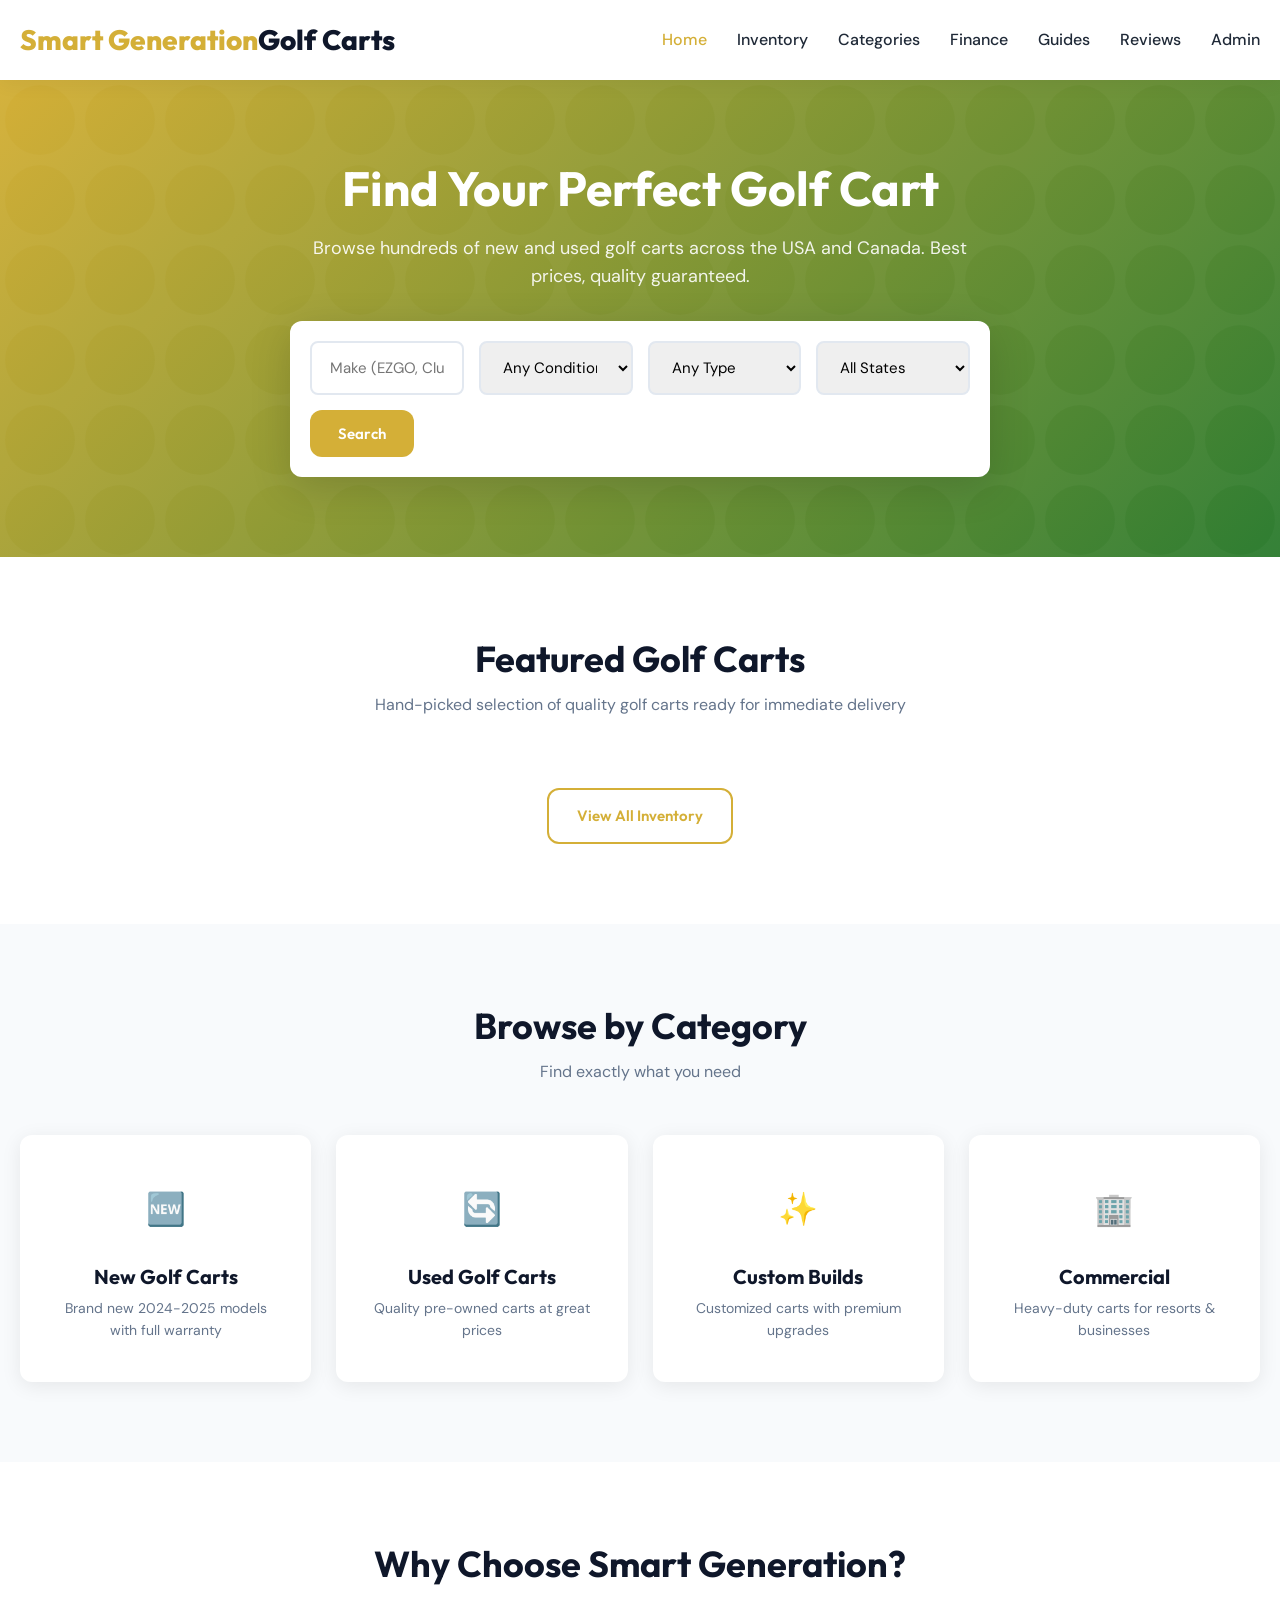
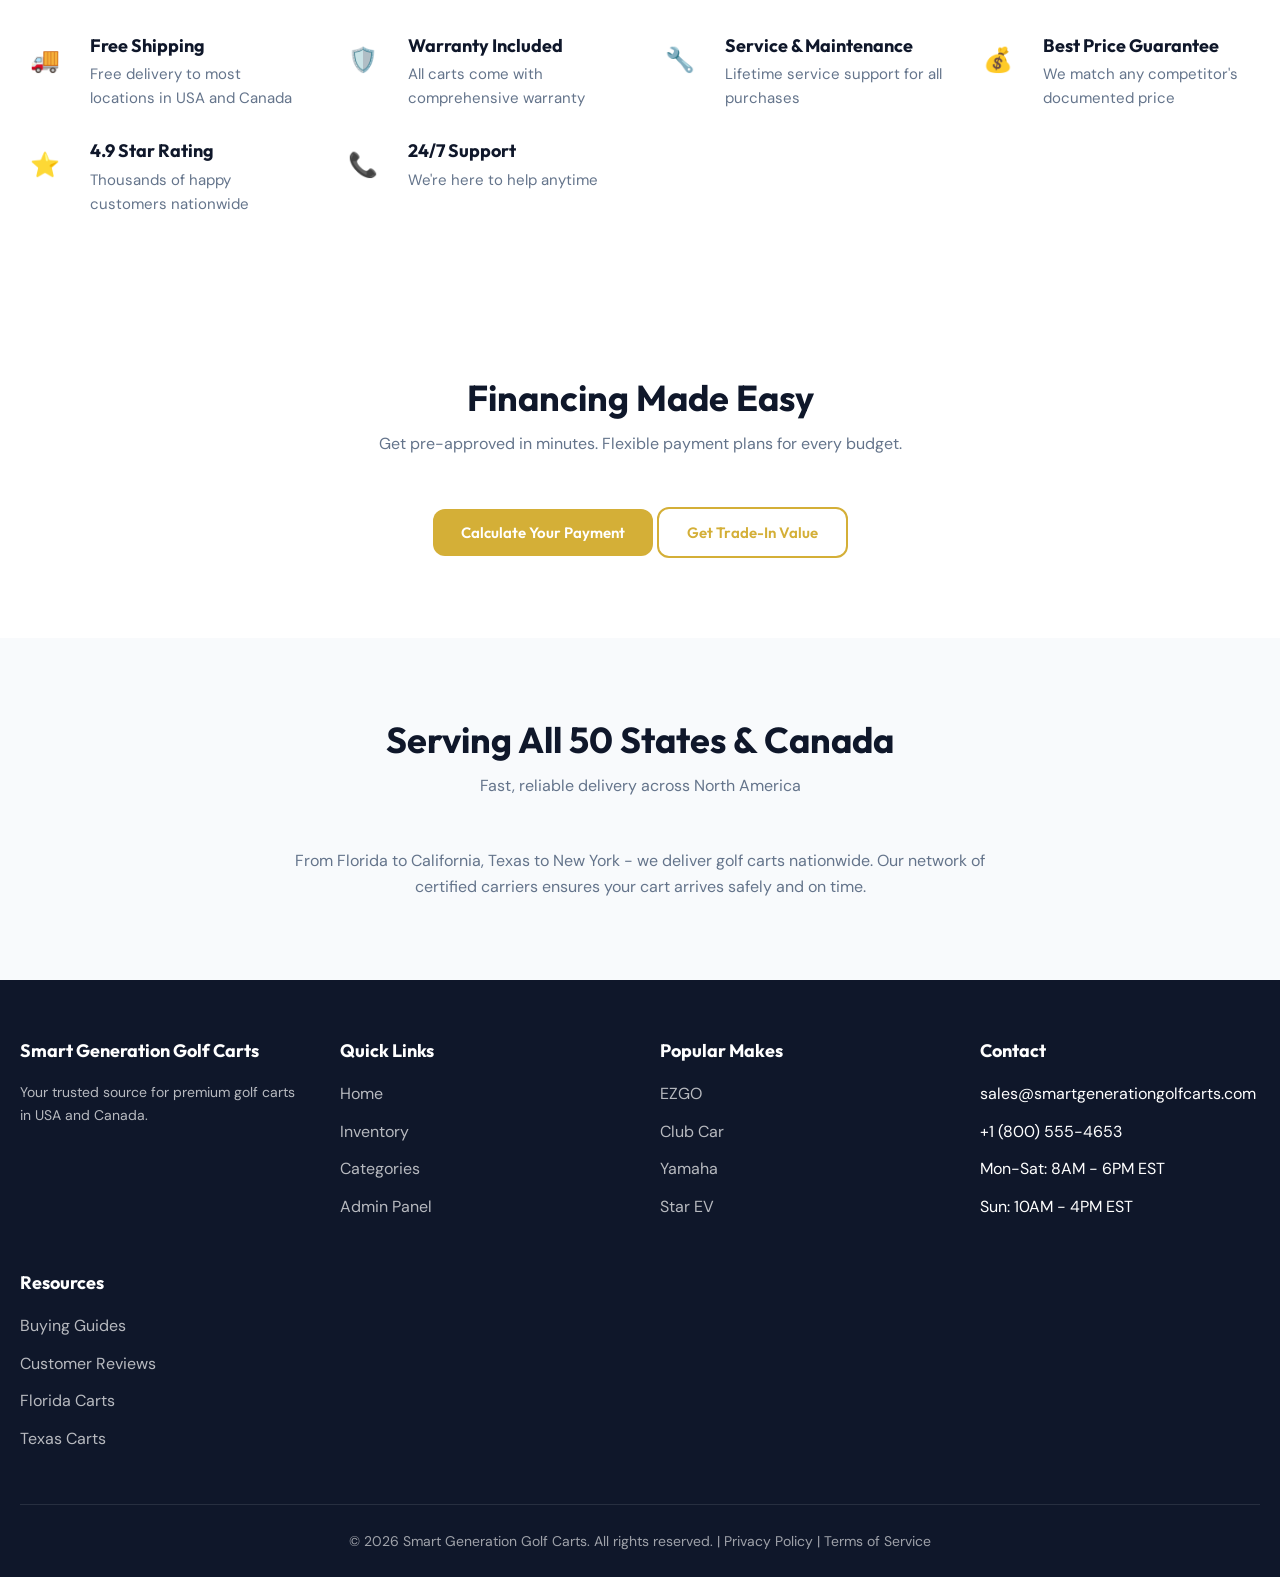
<file: index.html>
<!DOCTYPE html>
<html lang="en-US">
<head>
  <meta charset="UTF-8">
  <meta name="viewport" content="width=device-width, initial-scale=1.0">
  <title>Smart Generation Golf Carts | Premium Golf Carts for Sale in USA & Canada</title>
  <meta name="description" content="Smart Generation Golf Carts - Your premier source for new, used & custom golf carts across USA and Canada. EZGO, Club Car, Yamaha. Best prices, free shipping.">
  <meta name="keywords" content="golf carts for sale, used golf carts, electric golf cart, gas golf cart, EZGO, Club Car, Yamaha golf cart, custom golf carts, smart generation">
  <meta name="robots" content="index, follow">
  <meta name="author" content="Smart Generation Golf Carts">
  <meta name="language" content="English">
  <meta name="revisit-after" content="7 days">
  <meta name="geo.region" content="US">
  <meta name="geo.country" content="USA">

  <link rel="canonical" href="https://smartgenerationgolfcarts.com/">

  <meta property="og:type" content="website">
  <meta property="og:locale" content="en_US">
  <meta property="og:url" content="https://smartgenerationgolfcarts.com/">
  <meta property="og:title" content="Smart Generation Golf Carts | Premium Golf Carts for Sale">
  <meta property="og:description" content="Your premier source for golf carts in USA and Canada. New, used & custom carts at best prices.">
  <meta property="og:image" content="https://smartgenerationgolfcarts.com/images/og-image.jpg">

  <meta name="twitter:card" content="summary_large_image">
  <meta name="twitter:title" content="Smart Generation Golf Carts">
  <meta name="twitter:description" content="Premium golf carts for sale in USA and Canada.">

  <link rel="stylesheet" href="css/styles.css">

  <script type="application/ld+json">
  {
    "@context": "https://schema.org",
    "@type": "AutoDealer",
    "name": "Smart Generation Golf Carts",
    "description": "Premier golf cart dealership offering new, used, and custom golf carts across USA and Canada.",
    "url": "https://smartgenerationgolfcarts.com",
    "logo": "https://smartgenerationgolfcarts.com/images/logo.png",
    "telephone": "+1-800-555-4653",
    "email": "sales@smartgenerationgolfcarts.com",
    "address": {
      "@type": "PostalAddress",
      "addressCountry": "US"
    },
    "areaServed": ["US", "CA"],
    "priceRange": "$3,000 - $25,000"
  }
  </script>
</head>
<body>
  <header class="header">
    <div class="container">
      <a href="index.html" class="logo">Smart Generation<span>Golf Carts</span></a>
      <nav>
        <ul class="nav-links">
          <li><a href="index.html" class="active">Home</a></li>
          <li><a href="#listings">Inventory</a></li>
          <li><a href="#categories">Categories</a></li>
          <li><a href="#" onclick="openCalculator(); return false;">Finance</a></li>
          <li><a href="blog.html">Guides</a></li>
          <li><a href="reviews.html">Reviews</a></li>
          <li><a href="admin.html">Admin</a></li>
        </ul>
      </nav>
      <div class="hamburger">
        <span></span>
        <span></span>
        <span></span>
      </div>
    </div>
  </header>

  <section class="hero">
    <div class="container">
      <div class="hero-content">
        <h1>Find Your Perfect Golf Cart</h1>
        <p>Browse hundreds of new and used golf carts across the USA and Canada. Best prices, quality guaranteed.</p>

        <div class="search-box">
          <form class="search-row" id="search-form">
            <input type="text" id="search-make" placeholder="Make (EZGO, Club Car, Yamaha)...">
            <select id="search-condition">
              <option value="">Any Condition</option>
              <option value="new">New</option>
              <option value="used">Used</option>
              <option value="refurbished">Refurbished</option>
            </select>
            <select id="search-type">
              <option value="">Any Type</option>
              <option value="electric">Electric</option>
              <option value="gas">Gas</option>
              <option value="lithium">Lithium</option>
            </select>
            <select id="search-state">
              <option value="">All States</option>
              <option value="FL">Florida</option>
              <option value="TX">Texas</option>
              <option value="CA">California</option>
              <option value="AZ">Arizona</option>
              <option value="NV">Nevada</option>
              <option value="SC">South Carolina</option>
              <option value="NC">North Carolina</option>
              <option value="GA">Georgia</option>
              <option value="AL">Alabama</option>
              <option value="CA">Canada</option>
            </select>
            <button type="submit" class="btn btn-primary">Search</button>
          </form>
        </div>
      </div>
    </div>
  </section>

  <section class="section" id="listings">
    <div class="container">
      <div class="section-title">
        <h2>Featured Golf Carts</h2>
        <p>Hand-picked selection of quality golf carts ready for immediate delivery</p>
      </div>

      <div class="listings-grid" id="listings-grid">
      </div>

      <div class="text-center mt-20">
        <a href="#listings" class="btn btn-outline" onclick="showAllListings()">View All Inventory</a>
      </div>
    </div>
  </section>

  <section class="section section-alt" id="categories">
    <div class="container">
      <div class="section-title">
        <h2>Browse by Category</h2>
        <p>Find exactly what you need</p>
      </div>

      <div class="categories-grid">
        <div class="category-card" onclick="filterByCategory('new')">
          <div class="category-icon">🆕</div>
          <h3>New Golf Carts</h3>
          <p>Brand new 2024-2025 models with full warranty</p>
        </div>
        <div class="category-card" onclick="filterByCategory('used')">
          <div class="category-icon">🔄</div>
          <h3>Used Golf Carts</h3>
          <p>Quality pre-owned carts at great prices</p>
        </div>
        <div class="category-card" onclick="filterByCategory('custom')">
          <div class="category-icon">✨</div>
          <h3>Custom Builds</h3>
          <p>Customized carts with premium upgrades</p>
        </div>
        <div class="category-card" onclick="filterByCategory('commercial')">
          <div class="category-icon">🏢</div>
          <h3>Commercial</h3>
          <p>Heavy-duty carts for resorts & businesses</p>
        </div>
      </div>
    </div>
  </section>

  <section class="section">
    <div class="container">
      <div class="section-title">
        <h2>Why Choose Smart Generation?</h2>
      </div>

      <div class="features-grid">
        <div class="feature-item">
          <div class="feature-icon">🚚</div>
          <div>
            <h4>Free Shipping</h4>
            <p>Free delivery to most locations in USA and Canada</p>
          </div>
        </div>
        <div class="feature-item">
          <div class="feature-icon">🛡️</div>
          <div>
            <h4>Warranty Included</h4>
            <p>All carts come with comprehensive warranty</p>
          </div>
        </div>
        <div class="feature-item">
          <div class="feature-icon">🔧</div>
          <div>
            <h4>Service & Maintenance</h4>
            <p>Lifetime service support for all purchases</p>
          </div>
        </div>
        <div class="feature-item">
          <div class="feature-icon">💰</div>
          <div>
            <h4>Best Price Guarantee</h4>
            <p>We match any competitor's documented price</p>
          </div>
        </div>
        <div class="feature-item">
          <div class="feature-icon">⭐</div>
          <div>
            <h4>4.9 Star Rating</h4>
            <p>Thousands of happy customers nationwide</p>
          </div>
        </div>
        <div class="feature-item">
          <div class="feature-icon">📞</div>
          <div>
            <h4>24/7 Support</h4>
            <p>We're here to help anytime</p>
          </div>
        </div>
      </div>
    </div>
</section>

  <section class="section">
    <div class="container">
      <div class="section-title">
        <h2>Financing Made Easy</h2>
        <p>Get pre-approved in minutes. Flexible payment plans for every budget.</p>
      </div>
      <div style="text-align: center;">
        <button class="btn btn-primary" id="calc-btn">Calculate Your Payment</button>
        <button class="btn btn-outline" id="trade-btn">Get Trade-In Value</button>
      </div>
    </div>
  </section>

  <section class="section section-alt">
    <div class="container">
      <div class="section-title">
        <h2>Serving All 50 States & Canada</h2>
        <p>Fast, reliable delivery across North America</p>
      </div>
      <div class="text-center">
        <p style="max-width: 700px; margin: 0 auto; color: var(--text-light);">From Florida to California, Texas to New York - we deliver golf carts nationwide. Our network of certified carriers ensures your cart arrives safely and on time.</p>
      </div>
    </div>
  </section>

  <footer class="footer">
    <div class="container">
      <div class="footer-grid">
        <div>
          <h4>Smart Generation Golf Carts</h4>
          <p style="color: rgba(255,255,255,0.7); font-size: 14px;">Your trusted source for premium golf carts in USA and Canada.</p>
        </div>
        <div>
          <h4>Quick Links</h4>
          <ul class="footer-links">
            <li><a href="index.html">Home</a></li>
            <li><a href="#listings">Inventory</a></li>
            <li><a href="#categories">Categories</a></li>
            <li><a href="admin.html">Admin Panel</a></li>
          </ul>
        </div>
        <div>
          <h4>Popular Makes</h4>
          <ul class="footer-links">
            <li><a href="#listings?make=ezgo">EZGO</a></li>
            <li><a href="#listings?make=clubcar">Club Car</a></li>
            <li><a href="#listings?make=yamaha">Yamaha</a></li>
            <li><a href="#listings?make=star">Star EV</a></li>
          </ul>
        </div>
        <div>
          <h4>Contact</h4>
          <ul class="footer-links">
            <li>sales@smartgenerationgolfcarts.com</li>
            <li>+1 (800) 555-4653</li>
            <li>Mon-Sat: 8AM - 6PM EST</li>
            <li>Sun: 10AM - 4PM EST</li>
          </ul>
        </div>
        <div>
          <h4>Resources</h4>
          <ul class="footer-links">
            <li><a href="blog.html">Buying Guides</a></li>
            <li><a href="reviews.html">Customer Reviews</a></li>
            <li><a href="florida.html">Florida Carts</a></li>
            <li><a href="texas.html">Texas Carts</a></li>
          </ul>
        </div>
      </div>
      <div class="footer-bottom">
        <p>&copy; 2026 Smart Generation Golf Carts. All rights reserved. | <a href="privacy.html">Privacy Policy</a> | <a href="terms.html">Terms of Service</a></p>
      </div>
    </div>
  </footer>

  <script src="js/main.js"></script>

<div class="modal-overlay" id="calculator-modal">
  <div class="modal">
    <div class="modal-header">
      <h3>Financing Calculator</h3>
      <button class="modal-close" onclick="closeCalculator()">&times;</button>
    </div>
    <div class="modal-body">
      <div class="calculator-grid">
        <div class="form-group">
          <label>Vehicle Price ($)</label>
          <input type="number" id="calc-price" value="8999" oninput="calculatePayment()">
        </div>
        <div class="form-group">
          <label>Down Payment ($)</label>
          <input type="number" id="calc-down" value="1000" oninput="calculatePayment()">
        </div>
        <div class="form-group">
          <label>Loan Term</label>
          <select id="calc-term" onchange="calculatePayment()">
            <option value="24">24 Months</option>
            <option value="36">36 Months</option>
            <option value="48" selected>48 Months</option>
            <option value="60">60 Months</option>
            <option value="72">72 Months</option>
          </select>
        </div>
        <div class="form-group">
          <label>Interest Rate (%)</label>
          <input type="number" id="calc-rate" value="6.9" step="0.1" oninput="calculatePayment()">
        </div>
      </div>
      <div class="result-card">
        <div class="label">Estimated Monthly Payment</div>
        <div class="amount" id="calc-result">$175</div>
        <div class="details">
          <div>Total Interest: <span id="calc-interest">$0</span></div>
          <div>Total Cost: <span id="calc-total">$0</span></div>
        </div>
      </div>
    </div>
  </div>
</div>

<div class="modal-overlay" id="tradein-modal">
  <div class="modal">
    <div class="modal-header">
      <h3>Trade-In Valuation</h3>
      <button class="modal-close" onclick="closeTradeIn()">&times;</button>
    </div>
    <div class="modal-body">
      <form id="tradein-form">
        <div class="form-grid">
          <div class="form-group">
            <label>Year</label>
            <select id="trade-year" required>
              <option value="">Select Year</option>
              <option value="2024">2024</option>
              <option value="2023">2023</option>
              <option value="2022">2022</option>
              <option value="2021">2021</option>
              <option value="2020">2020</option>
              <option value="2019">2019</option>
              <option value="2018">2018</option>
              <option value="2017">2017</option>
              <option value="2016">2016</option>
              <option value="2015">2015</option>
            </select>
          </div>
          <div class="form-group">
            <label>Make</label>
            <select id="trade-make" required>
              <option value="">Select Make</option>
              <option value="EZGO">EZGO</option>
              <option value="Club Car">Club Car</option>
              <option value="Yamaha">Yamaha</option>
              <option value="Star EV">Star EV</option>
              <option value="Other">Other</option>
            </select>
          </div>
          <div class="form-group">
            <label>Condition</label>
            <select id="trade-condition" required>
              <option value="">Select Condition</option>
              <option value="excellent">Excellent</option>
              <option value="good">Good</option>
              <option value="fair">Fair</option>
              <option value="poor">Poor</option>
            </select>
          </div>
          <div class="form-group">
            <label>Type</label>
            <select id="trade-type" required>
              <option value="">Select Type</option>
              <option value="electric">Electric</option>
              <option value="gas">Gas</option>
              <option value="lithium">Lithium</option>
            </select>
          </div>
          <div class="form-group">
            <label>Mileage (if known)</label>
            <input type="number" id="trade-mileage" placeholder="e.g. 500">
          </div>
        </div>
        <button type="submit" class="btn btn-primary" style="width: 100%;">Get Value</button>
      </form>
      <div class="trade-result" id="trade-result" style="display: none;">
        <div class="label">Estimated Trade Value</div>
        <div class="value" id="trade-value">$0</div>
        <p style="margin-top: 15px; font-size: 14px; opacity: 0.8;">Get a real quote. Bring your cart in for inspection.</p>
      </div>
    </div>
  </div>
</div>

<div class="modal-overlay" id="compare-modal">
  <div class="modal" style="max-width: 900px;">
    <div class="modal-header">
      <h3>Compare Golf Carts</h3>
      <button class="modal-close" onclick="closeCompare()">&times;</button>
    </div>
    <div class="modal-body">
      <p style="margin-bottom: 20px; color: var(--text-light);">Select up to 3 carts to compare side-by-side. <button class="btn btn-sm btn-outline" onclick="autoSelectCompare()">Auto-select</button></p>
      <div class="compare-grid" id="compare-grid"></div>
    </div>
  </div>
</div>

<div class="modal-overlay" id="saved-modal">
  <div class="modal">
    <div class="modal-header">
      <h3>Saved Searches & Alerts</h3>
      <button class="modal-close" onclick="closeSaved()">&times;</button>
    </div>
    <div class="modal-body">
      <div class="saved-searches" id="saved-list">
        <p style="text-align: center; color: var(--text-light);">No saved searches yet. Save a search to get alerts!</p>
      </div>
    </div>
  </div>
</div>

</body>
</html>
</file>
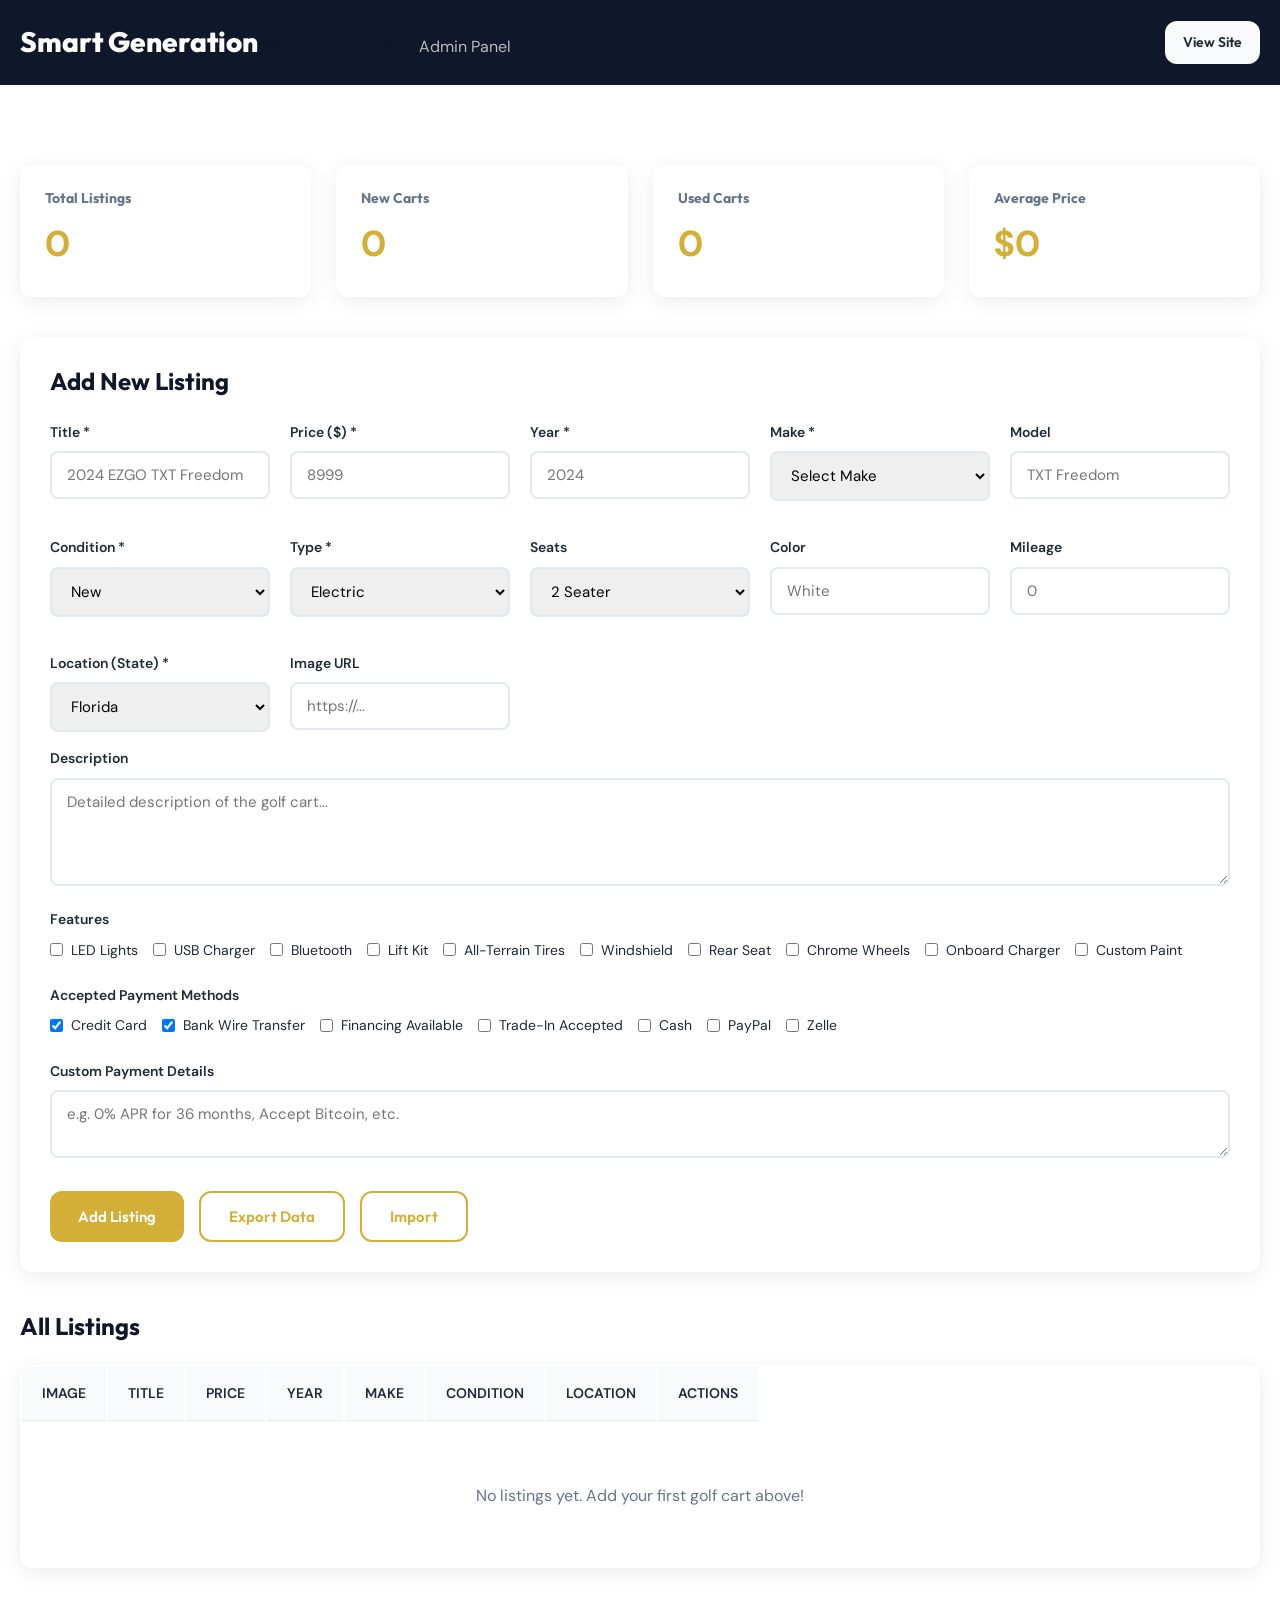
<file: admin.html>
<!DOCTYPE html>
<html lang="en-US">
<head>
  <meta charset="UTF-8">
  <meta name="viewport" content="width=device-width, initial-scale=1.0">
  <title>Admin Panel - Smart Generation Golf Carts</title>
  <meta name="robots" content="noindex, nofollow">
  <link rel="stylesheet" href="css/styles.css">
</head>
<body>
  <div class="admin-header">
    <div class="container">
      <div>
        <a href="index.html" class="logo" style="color: var(--white);">Smart Generation<span>Golf Carts</span></a>
        <span style="margin-left: 20px; opacity: 0.7;">Admin Panel</span>
      </div>
      <div>
        <a href="index.html" class="btn btn-ghost btn-sm">View Site</a>
      </div>
    </div>
  </div>

  <section class="section">
    <div class="container">
      <div class="admin-stats">
        <div class="stat-card">
          <h3>Total Listings</h3>
          <div class="value" id="stat-total">0</div>
        </div>
        <div class="stat-card">
          <h3>New Carts</h3>
          <div class="value" id="stat-new">0</div>
        </div>
        <div class="stat-card">
          <h3>Used Carts</h3>
          <div class="value" id="stat-used">0</div>
        </div>
        <div class="stat-card">
          <h3>Average Price</h3>
          <div class="value" id="stat-avg-price">$0</div>
        </div>
      </div>

      <div class="admin-form">
        <h2 id="form-title">Add New Listing</h2>
        <form id="listing-form">
          <input type="hidden" id="listing-id">

          <div class="form-grid">
            <div class="form-group">
              <label>Title *</label>
              <input type="text" id="listing-title" placeholder="2024 EZGO TXT Freedom" required>
            </div>
            <div class="form-group">
              <label>Price ($) *</label>
              <input type="number" id="listing-price" placeholder="8999" required>
            </div>
            <div class="form-group">
              <label>Year *</label>
              <input type="number" id="listing-year" placeholder="2024" required>
            </div>
            <div class="form-group">
              <label>Make *</label>
              <select id="listing-make" required>
                <option value="">Select Make</option>
                <option value="EZGO">EZGO</option>
                <option value="Club Car">Club Car</option>
                <option value="Yamaha">Yamaha</option>
                <option value="Star EV">Star EV</option>
                <option value="Columbia">Columbia</option>
                <option value="Cruiser">Cruiser</option>
                <option value="Other">Other</option>
              </select>
            </div>
            <div class="form-group">
              <label>Model</label>
              <input type="text" id="listing-model" placeholder="TXT Freedom">
            </div>
            <div class="form-group">
              <label>Condition *</label>
              <select id="listing-condition" required>
                <option value="New">New</option>
                <option value="Used">Used</option>
                <option value="Refurbished">Refurbished</option>
              </select>
            </div>
            <div class="form-group">
              <label>Type *</label>
              <select id="listing-type" required>
                <option value="Electric">Electric</option>
                <option value="Gas">Gas</option>
                <option value="Lithium">Lithium</option>
              </select>
            </div>
            <div class="form-group">
              <label>Seats</label>
              <select id="listing-seats">
                <option value="2">2 Seater</option>
                <option value="4">4 Seater</option>
                <option value="6">6 Seater</option>
              </select>
            </div>
            <div class="form-group">
              <label>Color</label>
              <input type="text" id="listing-color" placeholder="White">
            </div>
            <div class="form-group">
              <label>Mileage</label>
              <input type="text" id="listing-mileage" placeholder="0">
            </div>
            <div class="form-group">
              <label>Location (State) *</label>
              <select id="listing-state" required>
                <option value="FL">Florida</option>
                <option value="TX">Texas</option>
                <option value="CA">California</option>
                <option value="AZ">Arizona</option>
                <option value="NV">Nevada</option>
                <option value="SC">South Carolina</option>
                <option value="NC">North Carolina</option>
                <option value="GA">Georgia</option>
                <option value="AL">Alabama</option>
                <option value="ON">Ontario (Canada)</option>
                <option value="BC">British Columbia</option>
                <option value="AB">Alberta</option>
              </select>
            </div>
            <div class="form-group">
              <label>Image URL</label>
              <input type="url" id="listing-image" placeholder="https://...">
            </div>
          </div>

          <div class="form-group">
            <label>Description</label>
            <textarea id="listing-description" rows="4" placeholder="Detailed description of the golf cart..."></textarea>
          </div>

          <div class="form-group">
            <label>Features</label>
            <div class="checkbox-group">
              <label><input type="checkbox" name="features" value="LED Lights"> LED Lights</label>
              <label><input type="checkbox" name="features" value="USB Charger"> USB Charger</label>
              <label><input type="checkbox" name="features" value="Bluetooth"> Bluetooth</label>
              <label><input type="checkbox" name="features" value="Lift Kit"> Lift Kit</label>
              <label><input type="checkbox" name="features" value="All-Terrain Tires"> All-Terrain Tires</label>
              <label><input type="checkbox" name="features" value="Windshield"> Windshield</label>
              <label><input type="checkbox" name="features" value="Rear Seat"> Rear Seat</label>
              <label><input type="checkbox" name="features" value="Chrome Wheels"> Chrome Wheels</label>
              <label><input type="checkbox" name="features" value="Onboard Charger"> Onboard Charger</label>
              <label><input type="checkbox" name="features" value="Custom Paint"> Custom Paint</label>
            </div>
          </div>

          <div class="form-group">
            <label>Accepted Payment Methods</label>
            <div class="checkbox-group">
              <label><input type="checkbox" name="payments" value="Credit Card" checked> Credit Card</label>
              <label><input type="checkbox" name="payments" value="Bank Wire Transfer" checked> Bank Wire Transfer</label>
              <label><input type="checkbox" name="payments" value="Financing"> Financing Available</label>
              <label><input type="checkbox" name="payments" value="Trade-In"> Trade-In Accepted</label>
              <label><input type="checkbox" name="payments" value="Cash"> Cash</label>
              <label><input type="checkbox" name="payments" value="PayPal"> PayPal</label>
              <label><input type="checkbox" name="payments" value="Zelle"> Zelle</label>
            </div>
          </div>

          <div class="form-group">
            <label>Custom Payment Details</label>
            <textarea id="listing-payment-details" rows="2" placeholder="e.g. 0% APR for 36 months, Accept Bitcoin, etc."></textarea>
          </div>

          <div style="display: flex; gap: 15px; margin-top: 25px;">
            <button type="submit" class="btn btn-primary" id="submit-btn">Add Listing</button>
            <button type="button" class="btn btn-ghost" onclick="resetForm()" id="cancel-btn" style="display: none;">Cancel</button>
            <button type="button" class="btn btn-outline" onclick="exportData()">Export Data</button>
            <button type="button" class="btn btn-outline" onclick="document.getElementById('import-file').click()">Import</button>
            <input type="file" id="import-file" accept=".json" style="display: none;" onchange="importData(this)">
          </div>
        </form>
      </div>

      <h2 style="margin-bottom: 25px;">All Listings</h2>
      <div class="listings-table" id="listings-table">
        <table>
          <thead>
            <tr>
              <th>Image</th>
              <th>Title</th>
              <th>Price</th>
              <th>Year</th>
              <th>Make</th>
              <th>Condition</th>
              <th>Location</th>
              <th>Actions</th>
            </tr>
          </thead>
          <tbody id="admin-listings-body">
          </tbody>
        </table>
        <div class="empty-state" id="empty-state">
          <p>No listings yet. Add your first golf cart above!</p>
        </div>
      </div>
    </div>
  </section>

  <script src="js/main.js"></script>
</body>
</html>
</file>
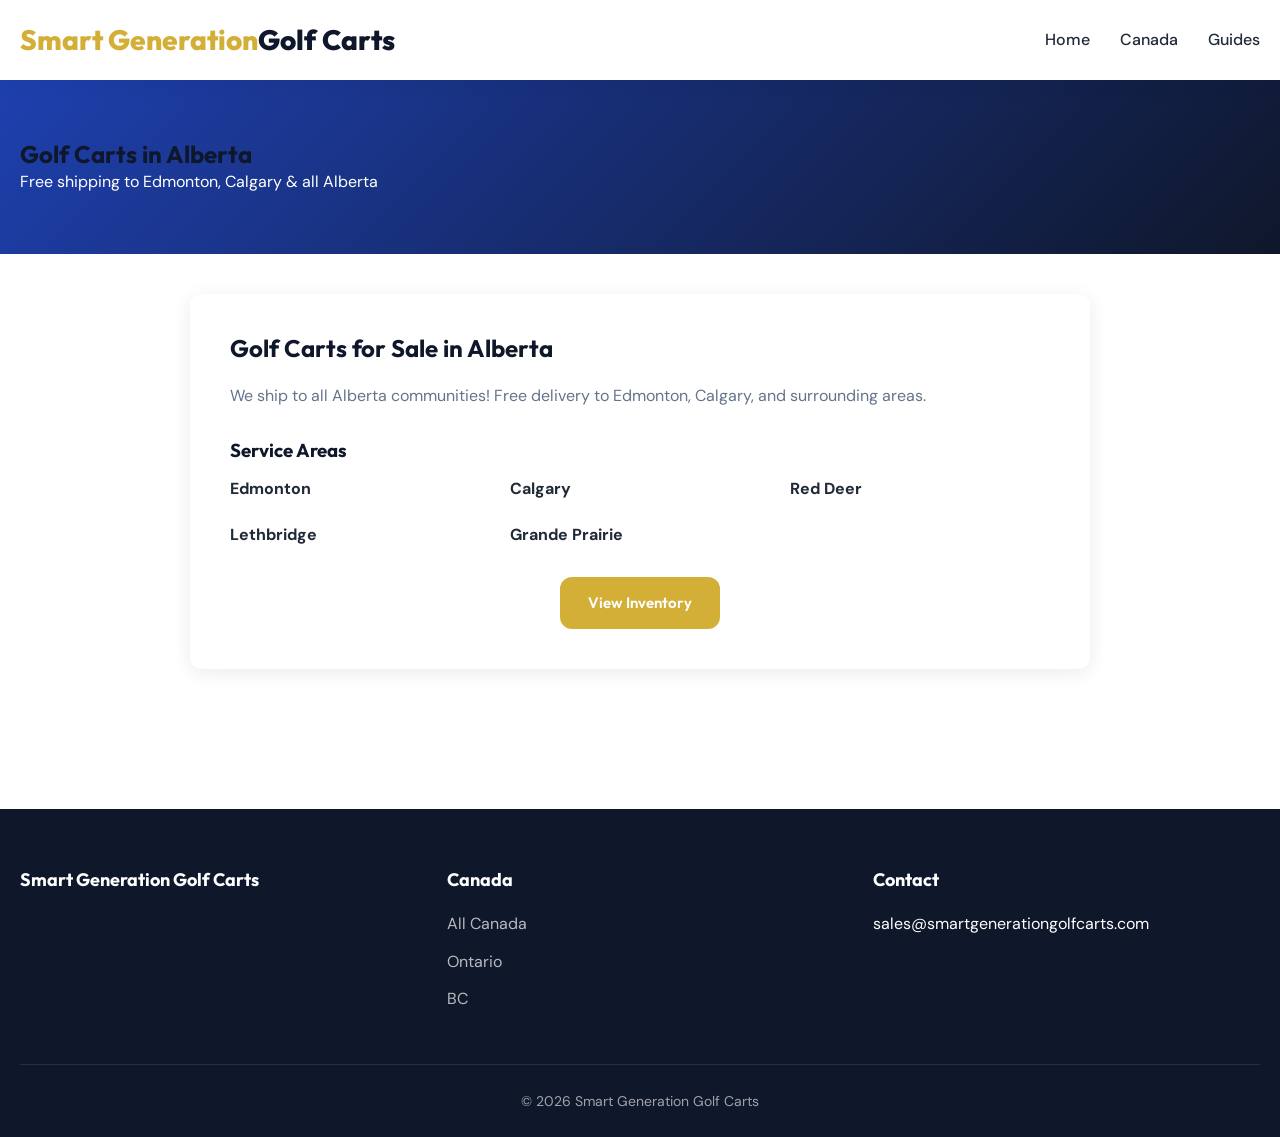
<file: alberta.html>
<!DOCTYPE html>
<html lang="en-CA">
<head>
  <meta charset="UTF-8">
  <meta name="viewport" content="width=device-width, initial-scale=1.0">
  <title>Golf Carts for Sale in Alberta Canada | Smart Generation</title>
  <meta name="description" content="Golf carts for sale in Alberta. Free shipping to Edmonton, Calgary. EZGO, Club Car, Yamaha.">
  <meta name="robots" content="index, follow">
  <meta name="geo.region" content="CA-AB">
  <meta name="geo.country" content="CA">
  <link rel="canonical" href="https://smartgenerationgolfcarts.com/alberta.html">
  <link rel="stylesheet" href="css/styles.css">
</head>
<body>
  <header class="header">
    <div class="container">
      <a href="index.html" class="logo">Smart Generation<span>Golf Carts</span></a>
      <nav>
        <ul class="nav-links">
          <li><a href="index.html">Home</a></li>
          <li><a href="canada.html">Canada</a></li>
          <li><a href="blog.html">Guides</a></li>
        </ul>
      </nav>
      <div class="hamburger"><span></span><span></span><span></span></div>
    </div>
  </header>

  <section class="state-hero" style="background: linear-gradient(135deg, #1E40AF 0%, #0F172A 100%);">
    <div class="container">
      <h1>Golf Carts in Alberta</h1>
      <p>Free shipping to Edmonton, Calgary & all Alberta</p>
    </div>
  </section>

  <section class="section">
    <div class="container">
      <div class="state-content">
        <h2>Golf Carts for Sale in Alberta</h2>
        <p style="color: var(--text-light); margin: 20px 0;">We ship to all Alberta communities! Free delivery to Edmonton, Calgary, and surrounding areas.</p>

        <h3 style="margin-top: 30px;">Service Areas</h3>
        <div class="state-list" style="margin-top: 15px;">
          <div><strong>Edmonton</strong></div>
          <div><strong>Calgary</strong></div>
          <div><strong>Red Deer</strong></div>
          <div><strong>Lethbridge</strong></div>
          <div><strong>Grande Prairie</strong></div>
        </div>

        <div style="text-align: center; margin-top: 30px;">
          <a href="#listings" class="btn btn-primary">View Inventory</a>
        </div>
      </div>
    </div>
  </section>

  <footer class="footer">
    <div class="container">
      <div class="footer-grid">
        <div><h4>Smart Generation Golf Carts</h4></div>
        <div><h4>Canada</h4><ul class="footer-links"><li><a href="canada.html">All Canada</a></li><li><a href="ontario.html">Ontario</a></li><li><a href="britishcolumbia.html">BC</a></li></ul></div>
        <div><h4>Contact</h4><ul class="footer-links"><li>sales@smartgenerationgolfcarts.com</li></ul></div>
      </div>
      <div class="footer-bottom"><p>&copy; 2026 Smart Generation Golf Carts</p></div>
    </div>
  </footer>

  <script src="js/main.js"></script>
</body>
</html>
</file>
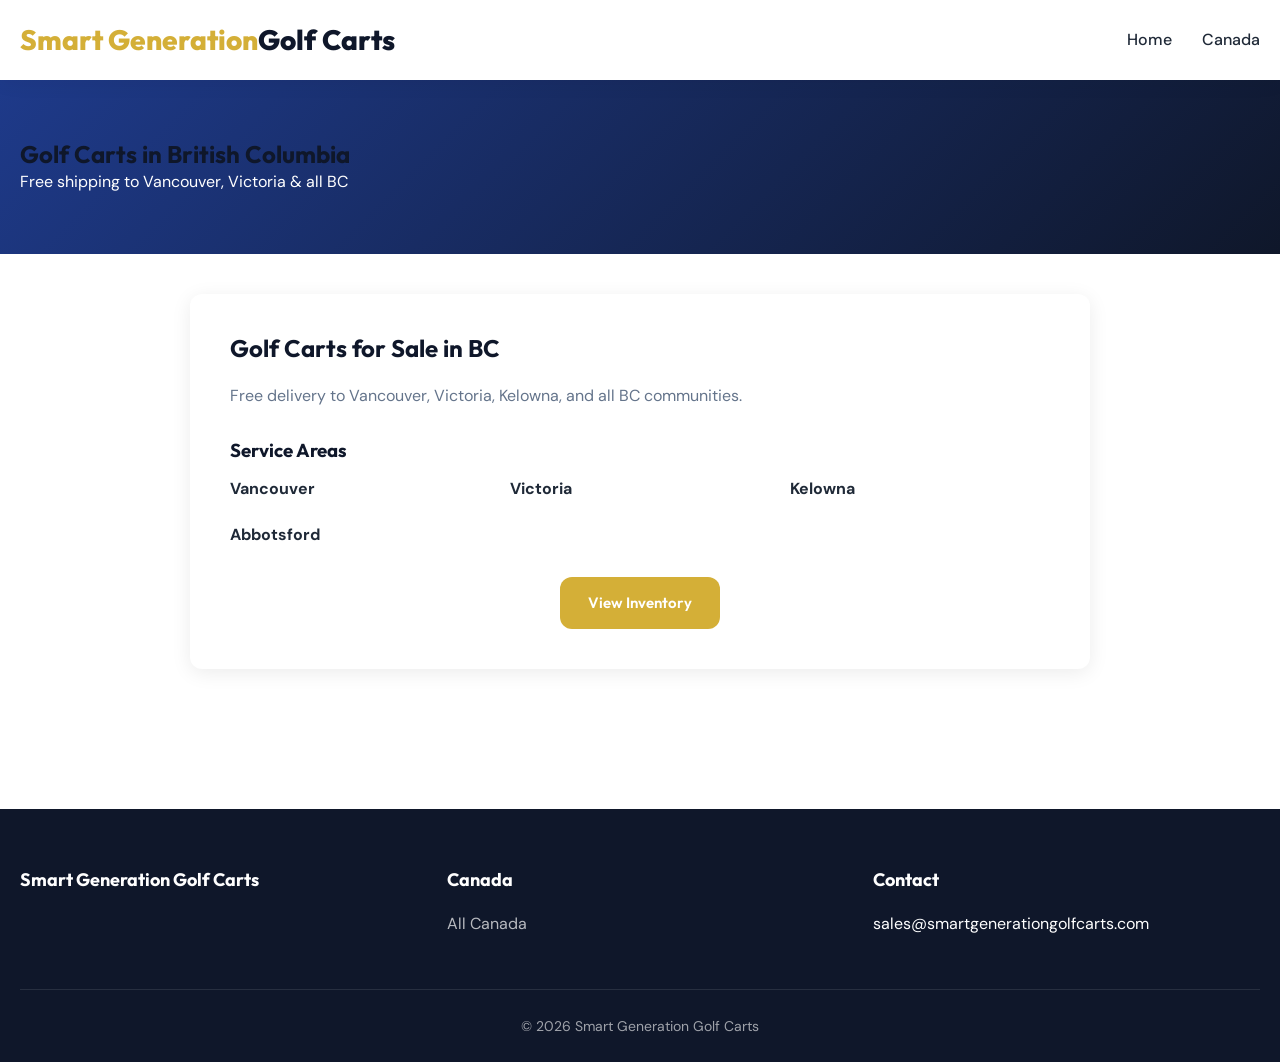
<file: britishcolumbia.html>
<!DOCTYPE html>
<html lang="en-CA">
<head>
  <meta charset="UTF-8">
  <meta name="viewport" content="width=device-width, initial-scale=1.0">
  <title>Golf Carts for Sale in British Columbia | Smart Generation</title>
  <meta name="description" content="Golf carts for sale in BC. Free shipping to Vancouver, Victoria. EZGO, Club Car, Yamaha.">
  <meta name="robots" content="index, follow">
  <meta name="geo.region" content="CA-BC">
  <link rel="canonical" href="https://smartgenerationgolfcarts.com/britishcolumbia.html">
  <link rel="stylesheet" href="css/styles.css">
</head>
<body>
  <header class="header">
    <div class="container">
      <a href="index.html" class="logo">Smart Generation<span>Golf Carts</span></a>
      <nav>
        <ul class="nav-links">
          <li><a href="index.html">Home</a></li>
          <li><a href="canada.html">Canada</a></li>
        </ul>
      </nav>
      <div class="hamburger"><span></span><span></span><span></span></div>
    </div>
  </header>

  <section class="state-hero" style="background: linear-gradient(135deg, #1E3A8A 0%, #0F172A 100%);">
    <div class="container">
      <h1>Golf Carts in British Columbia</h1>
      <p>Free shipping to Vancouver, Victoria & all BC</p>
    </div>
  </section>

  <section class="section">
    <div class="container">
      <div class="state-content">
        <h2>Golf Carts for Sale in BC</h2>
        <p style="color: var(--text-light); margin: 20px 0;">Free delivery to Vancouver, Victoria, Kelowna, and all BC communities.</p>

        <h3 style="margin-top: 30px;">Service Areas</h3>
        <div class="state-list" style="margin-top: 15px;">
          <div><strong>Vancouver</strong></div>
          <div><strong>Victoria</strong></div>
          <div><strong>Kelowna</strong></div>
          <div><strong>Abbotsford</strong></div>
        </div>

        <div style="text-align: center; margin-top: 30px;">
          <a href="#listings" class="btn btn-primary">View Inventory</a>
        </div>
      </div>
    </div>
  </section>

  <footer class="footer">
    <div class="container">
      <div class="footer-grid">
        <div><h4>Smart Generation Golf Carts</h4></div>
        <div><h4>Canada</h4><ul class="footer-links"><li><a href="canada.html">All Canada</a></li></ul></div>
        <div><h4>Contact</h4><ul class="footer-links"><li>sales@smartgenerationgolfcarts.com</li></ul></div>
      </div>
      <div class="footer-bottom"><p>&copy; 2026 Smart Generation Golf Carts</p></div>
    </div>
  </footer>

  <script src="js/main.js"></script>
</body>
</html>
</file>
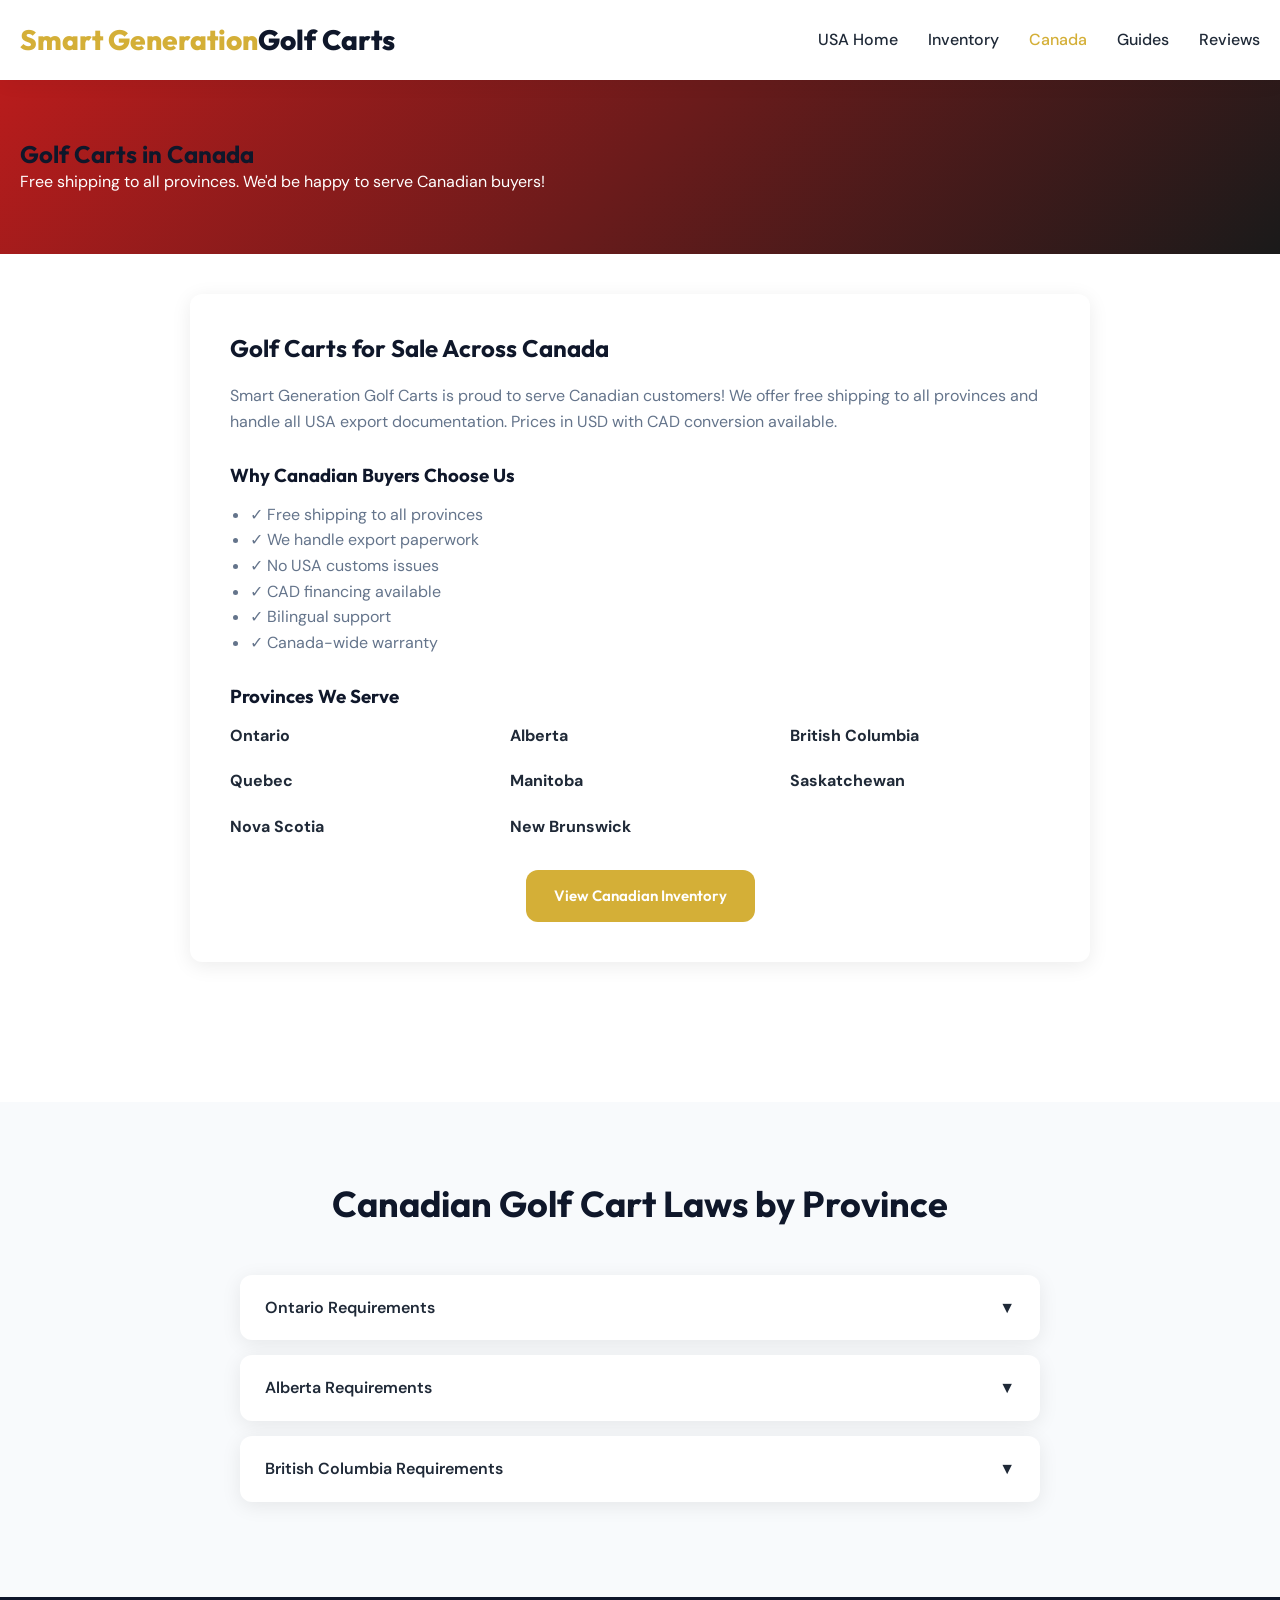
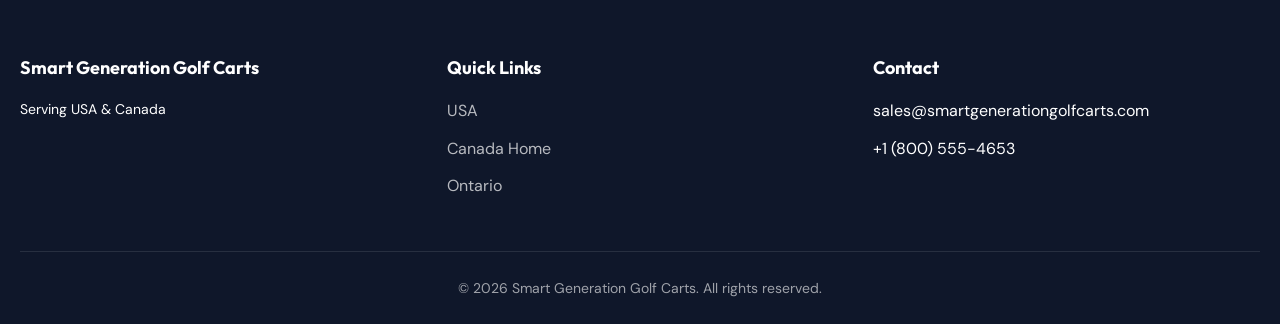
<file: canada.html>
<!DOCTYPE html>
<html lang="en-CA">
<head>
  <meta charset="UTF-8">
  <meta name="viewport" content="width=device-width, initial-scale=1.0">
  <title>Golf Carts for Sale Canada | Smart Generation Golf Carts</title>
  <meta name="description" content="Find golf carts for sale in Canada. Free shipping nationwide. EZGO, Club Car, Yamaha. Ontario, Alberta, BC and more.">
  <meta name="robots" content="index, follow">
  <meta name="geo.country" content="CA">
  <link rel="canonical" href="https://smartgenerationgolfcarts.com/canada.html">
  <link rel="alternate" hreflang="en-US" href="https://smartgenerationgolfcarts.com/">
  <link rel="stylesheet" href="css/styles.css">
  <script type="application/ld+json">
  {
    "@context": "https://schema.org",
    "@type": "AutoDealer",
    "name": "Smart Generation Golf Carts - Canada",
    "description": "Premium golf cart dealership shipping to all Canadian provinces",
    "url": "https://smartgenerationgolfcarts.com/canada.html",
    "areaServed": [{ "@type": "State", "name": "Ontario" }, { "@type": "State", "name": "Alberta" }, { "@type": "State", "name": "British Columbia" }],
    "priceRange": "CA$5,000 - CA$20,000"
  }
  </script>
</head>
<body>
  <header class="header">
    <div class="container">
      <a href="index.html" class="logo">Smart Generation<span>Golf Carts</span></a>
      <nav>
        <ul class="nav-links">
          <li><a href="index.html">USA Home</a></li>
          <li><a href="#listings">Inventory</a></li>
          <li><a href="canada.html" class="active">Canada</a></li>
          <li><a href="blog.html">Guides</a></li>
          <li><a href="reviews.html">Reviews</a></li>
        </ul>
      </nav>
      <div class="hamburger"><span></span><span></span><span></span></div>
    </div>
  </header>

  <section class="state-hero" style="background: linear-gradient(135deg, #B91C1C 0%, #1A1A1A 100%);">
    <div class="container">
      <h1>Golf Carts in Canada</h1>
      <p>Free shipping to all provinces. We'd be happy to serve Canadian buyers!</p>
    </div>
  </section>

  <section class="section">
    <div class="container">
      <div class="state-content">
        <h2>Golf Carts for Sale Across Canada</h2>
        <p style="color: var(--text-light); margin: 20px 0;">Smart Generation Golf Carts is proud to serve Canadian customers! We offer free shipping to all provinces and handle all USA export documentation. Prices in USD with CAD conversion available.</p>

        <h3 style="margin-top: 30px;">Why Canadian Buyers Choose Us</h3>
        <ul style="margin: 15px 0; padding-left: 20px; color: var(--text-light);">
          <li>✓ Free shipping to all provinces</li>
          <li>✓ We handle export paperwork</li>
          <li>✓ No USA customs issues</li>
          <li>✓ CAD financing available</li>
          <li>✓ Bilingual support</li>
          <li>✓ Canada-wide warranty</li>
        </ul>

        <h3 style="margin-top: 30px;">Provinces We Serve</h3>
        <div class="state-list" style="margin-top: 15px;">
          <div><a href="ontario.html" style="color: var(--text);"><strong>Ontario</strong></a></div>
          <div><a href="alberta.html" style="color: var(--text);"><strong>Alberta</strong></a></div>
          <div><a href="britishcolumbia.html" style="color: var(--text);"><strong>British Columbia</strong></a></div>
          <div><strong>Quebec</strong></div>
          <div><strong>Manitoba</strong></div>
          <div><strong>Saskatchewan</strong></div>
          <div><strong>Nova Scotia</strong></div>
          <div><strong>New Brunswick</strong></div>
        </div>

        <div style="text-align: center; margin-top: 30px;">
          <a href="#listings" class="btn btn-primary">View Canadian Inventory</a>
        </div>
      </div>
    </div>
  </section>

  <section class="section section-alt">
    <div class="container">
      <div class="section-title">
        <h2>Canadian Golf Cart Laws by Province</h2>
      </div>
      <div class="faq-list">
        <div class="faq-item">
          <div class="faq-question"><span>Ontario Requirements</span><span>▼</span></div>
          <div class="faq-answer"><p>Registration required for road use. Golf carts allowed on roads posted 40km/h or less. Require $1M liability insurance.</p></div>
        </div>
        <div class="faq-item">
          <div class="faq-question"><span>Alberta Requirements</span><span>▼</span></div>
          <div class="faq-answer"><p>Golf cartsallowed on public lands. Municipality regulations vary. Some require registration as "off-highway vehicles."</p></div>
        </div>
        <div class="faq-item">
          <div class="faq-question"><span>British Columbia Requirements</span><span>▼</span></div>
          <div class="faq-answer"><p>ICBC registration available. Must display slow vehicle sign. Not allowed on highways.</p></div>
        </div>
      </div>
    </div>
  </section>

  <footer class="footer">
    <div class="container">
      <div class="footer-grid">
        <div><h4>Smart Generation Golf Carts</h4><p style="font-size:14px;">Serving USA & Canada</p></div>
        <div><h4>Quick Links</h4><ul class="footer-links"><li><a href="index.html">USA</a></li><li><a href="canada.html">Canada Home</a></li><li><a href="ontario.html">Ontario</a></li></ul></div>
        <div><h4>Contact</h4><ul class="footer-links"><li>sales@smartgenerationgolfcarts.com</li><li>+1 (800) 555-4653</li></ul></div>
      </div>
      <div class="footer-bottom"><p>&copy; 2026 Smart Generation Golf Carts. All rights reserved.</p></div>
    </div>
  </footer>

  <script src="js/main.js"></script>
</body>
</html>
</file>
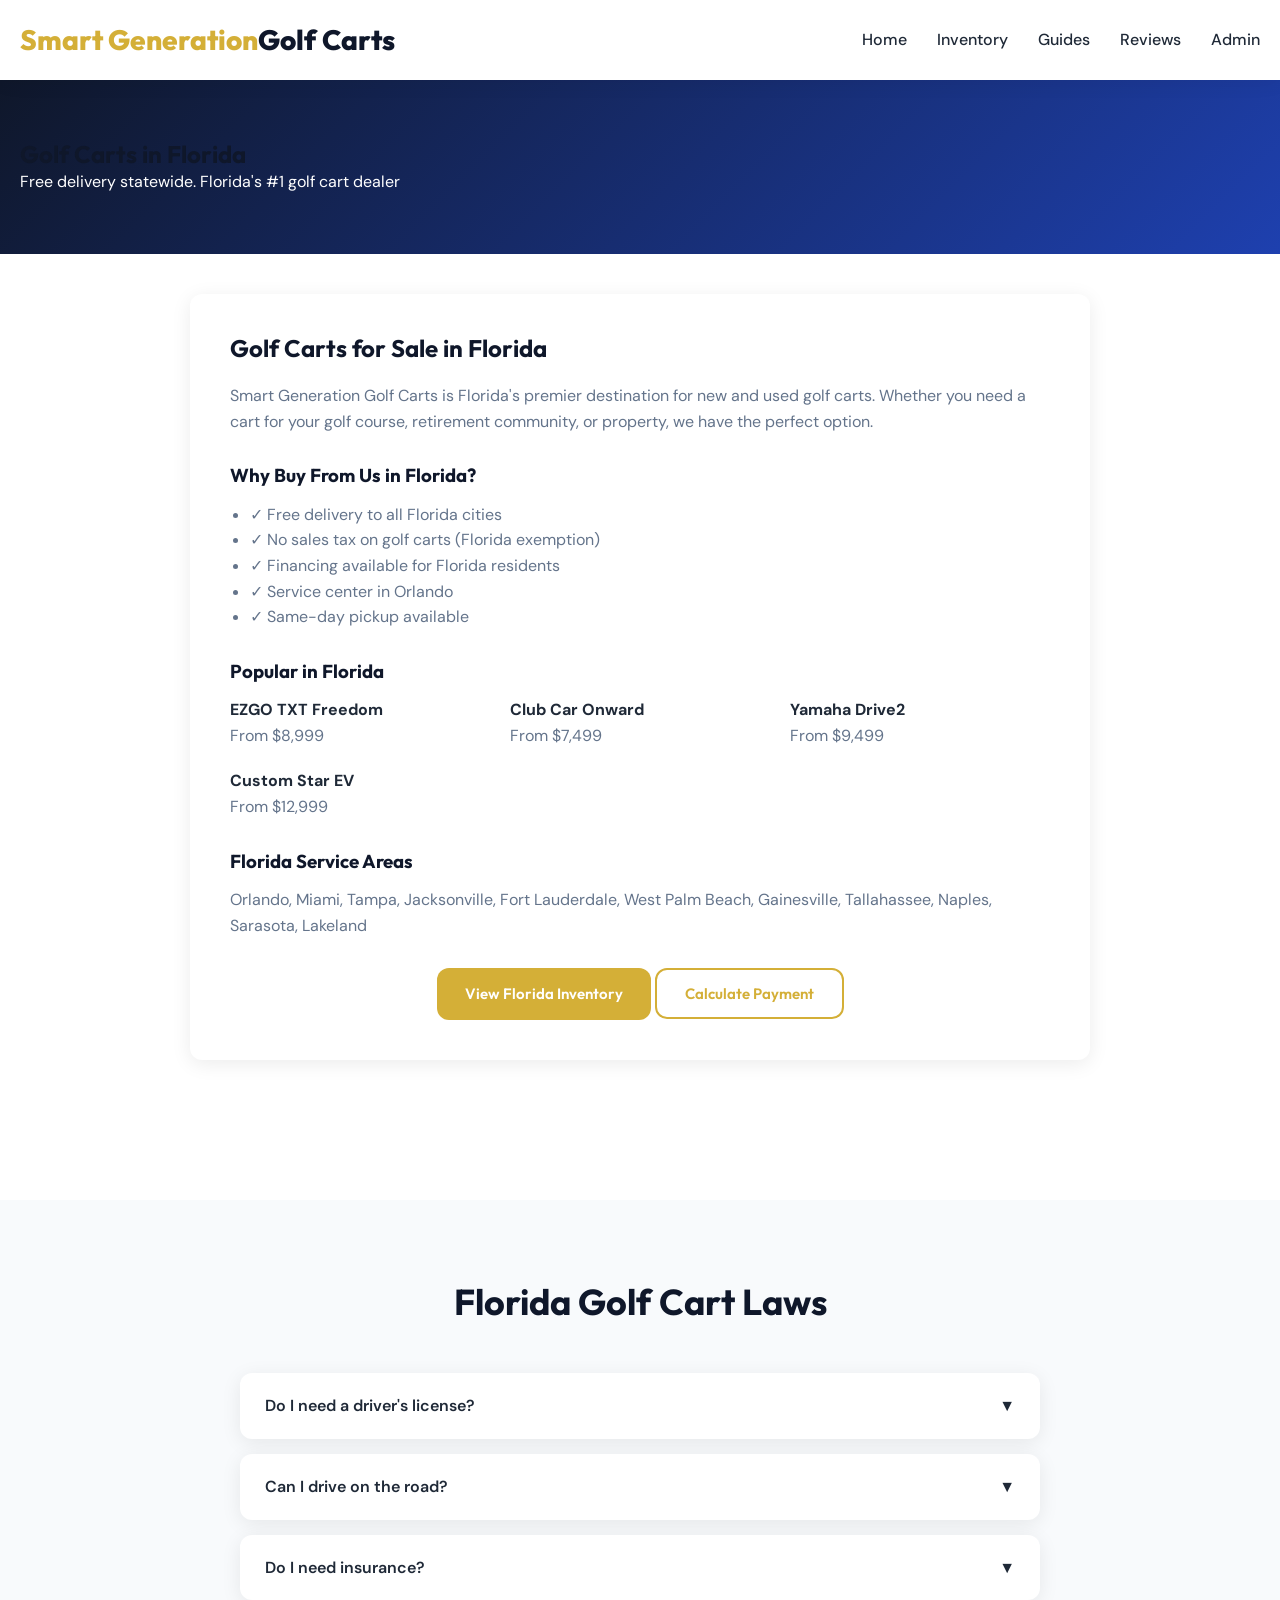
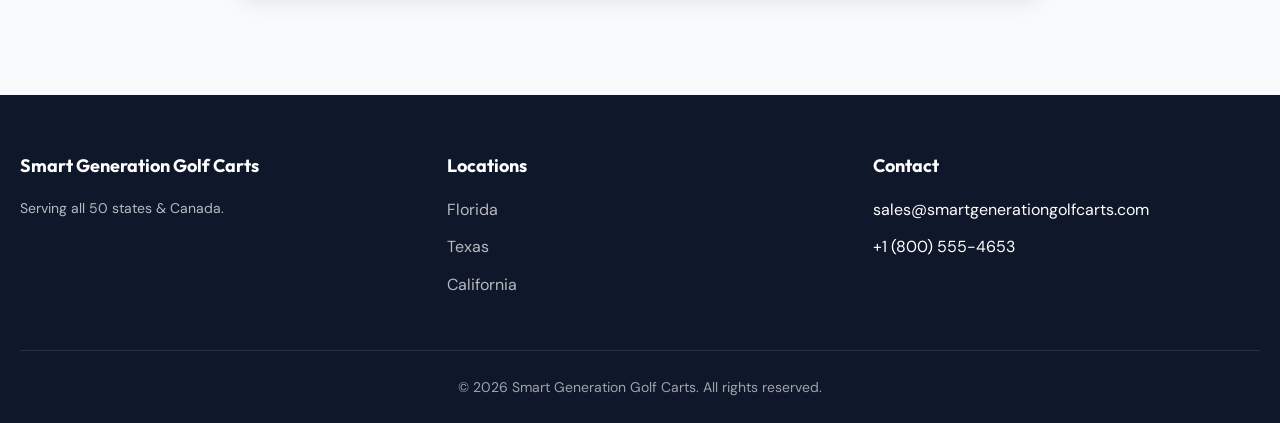
<file: florida.html>
<!DOCTYPE html>
<html lang="en-US">
<head>
  <meta charset="UTF-8">
  <meta name="viewport" content="width=device-width, initial-scale=1.0">
  <title>Golf Carts for Sale in Florida | Smart Generation Golf Carts</title>
  <meta name="description" content="Find golf carts for sale in Florida. Best prices on EZGO, Club Car, Yamaha. Free delivery statewide. Visit our showroom in Orlando.">
  <meta name="robots" content="index, follow">
  <meta name="geo.region" content="US-FL">
  <meta name="geo.country" content="USA">
  <link rel="canonical" href="https://smartgenerationgolfcarts.com/florida.html">
  <link rel="stylesheet" href="css/styles.css">
  <script type="application/ld+json">
  {
    "@context": "https://schema.org",
    "@type": "AutoDealer",
    "name": "Smart Generation Golf Carts - Florida",
    "description": "Premier golf cart dealership in Florida",
    "url": "https://smartgenerationgolfcarts.com/florida.html",
    "areaServed": { "@type": "State", "name": "Florida" },
    "address": { "@type": "PostalAddress", "addressRegion": "FL" }
  }
  </script>
</head>
<body>
  <header class="header">
    <div class="container">
      <a href="index.html" class="logo">Smart Generation<span>Golf Carts</span></a>
      <nav>
        <ul class="nav-links">
          <li><a href="index.html">Home</a></li>
          <li><a href="#listings">Inventory</a></li>
          <li><a href="blog.html">Guides</a></li>
          <li><a href="reviews.html">Reviews</a></li>
          <li><a href="admin.html">Admin</a></li>
        </ul>
      </nav>
      <div class="hamburger"><span></span><span></span><span></span></div>
    </div>
  </header>

  <section class="state-hero">
    <div class="container">
      <h1>Golf Carts in Florida</h1>
      <p>Free delivery statewide. Florida's #1 golf cart dealer</p>
    </div>
  </section>

  <section class="section">
    <div class="container">
      <div class="state-content">
        <h2>Golf Carts for Sale in Florida</h2>
        <p style="color: var(--text-light); margin: 20px 0;">Smart Generation Golf Carts is Florida's premier destination for new and used golf carts. Whether you need a cart for your golf course, retirement community, or property, we have the perfect option.</p>

        <h3 style="margin-top: 30px;">Why Buy From Us in Florida?</h3>
        <ul style="margin: 15px 0; padding-left: 20px; color: var(--text-light);">
          <li>✓ Free delivery to all Florida cities</li>
          <li>✓ No sales tax on golf carts (Florida exemption)</li>
          <li>✓ Financing available for Florida residents</li>
          <li>✓ Service center in Orlando</li>
          <li>✓ Same-day pickup available</li>
        </ul>

        <h3 style="margin-top: 30px;">Popular in Florida</h3>
        <div class="state-list" style="margin-top: 15px;">
          <div><strong>EZGO TXT Freedom</strong><br><span style="color:var(--text-light);">From $8,999</span></div>
          <div><strong>Club Car Onward</strong><br><span style="color:var(--text-light);">From $7,499</span></div>
          <div><strong>Yamaha Drive2</strong><br><span style="color:var(--text-light);">From $9,499</span></div>
          <div><strong>Custom Star EV</strong><br><span style="color:var(--text-light);">From $12,999</span></div>
        </div>

        <h3 style="margin-top: 30px;">Florida Service Areas</h3>
        <p style="color: var(--text-light); margin-top: 15px;">Orlando, Miami, Tampa, Jacksonville, Fort Lauderdale, West Palm Beach, Gainesville, Tallahassee, Naples, Sarasota, Lakeland</p>

        <div style="text-align: center; margin-top: 30px;">
          <a href="#listings" class="btn btn-primary">View Florida Inventory</a>
          <button class="btn btn-outline" onclick="openCalculator()">Calculate Payment</button>
        </div>
      </div>
    </div>
  </section>

  <section class="section section-alt">
    <div class="container">
      <div class="section-title">
        <h2>Florida Golf Cart Laws</h2>
      </div>
      <div class="faq-list">
        <div class="faq-item">
          <div class="faq-question"><span>Do I need a driver's license?</span><span>▼</span></div>
          <div class="faq-answer"><p>Golf carts can be driven on roads with speed limits under 35 mph without a driver's license in Florida. For faster roads, a Class E license is required.</p></div>
        </div>
        <div class="faq-item">
          <div class="faq-question"><span>Can I drive on the road?</span><span>▼</span></div>
          <div class="faq-answer"><p>Yes, on roads posted 35 mph or less. Golf carts must have safety lights for nighttime driving.</p></div>
        </div>
        <div class="faq-item">
          <div class="faq-question"><span>Do I need insurance?</span><span>▼</span></div>
          <div class="faq-answer"><p>While not required by law, we strongly recommend golf cart insurance for protection.</p></div>
        </div>
      </div>
    </div>
  </section>

  <footer class="footer">
    <div class="container">
      <div class="footer-grid">
        <div><h4>Smart Generation Golf Carts</h4><p style="color:rgba(255,255,255,0.7);font-size:14px;">Serving all 50 states & Canada.</p></div>
        <div><h4>Locations</h4><ul class="footer-links"><li><a href="florida.html">Florida</a></li><li><a href="texas.html">Texas</a></li><li><a href="california.html">California</a></li></ul></div>
        <div><h4>Contact</h4><ul class="footer-links"><li>sales@smartgenerationgolfcarts.com</li><li>+1 (800) 555-4653</li></ul></div>
      </div>
      <div class="footer-bottom"><p>&copy; 2026 Smart Generation Golf Carts. All rights reserved.</p></div>
    </div>
  </footer>

  <script src="js/main.js"></script>
</body>
</html>
</file>
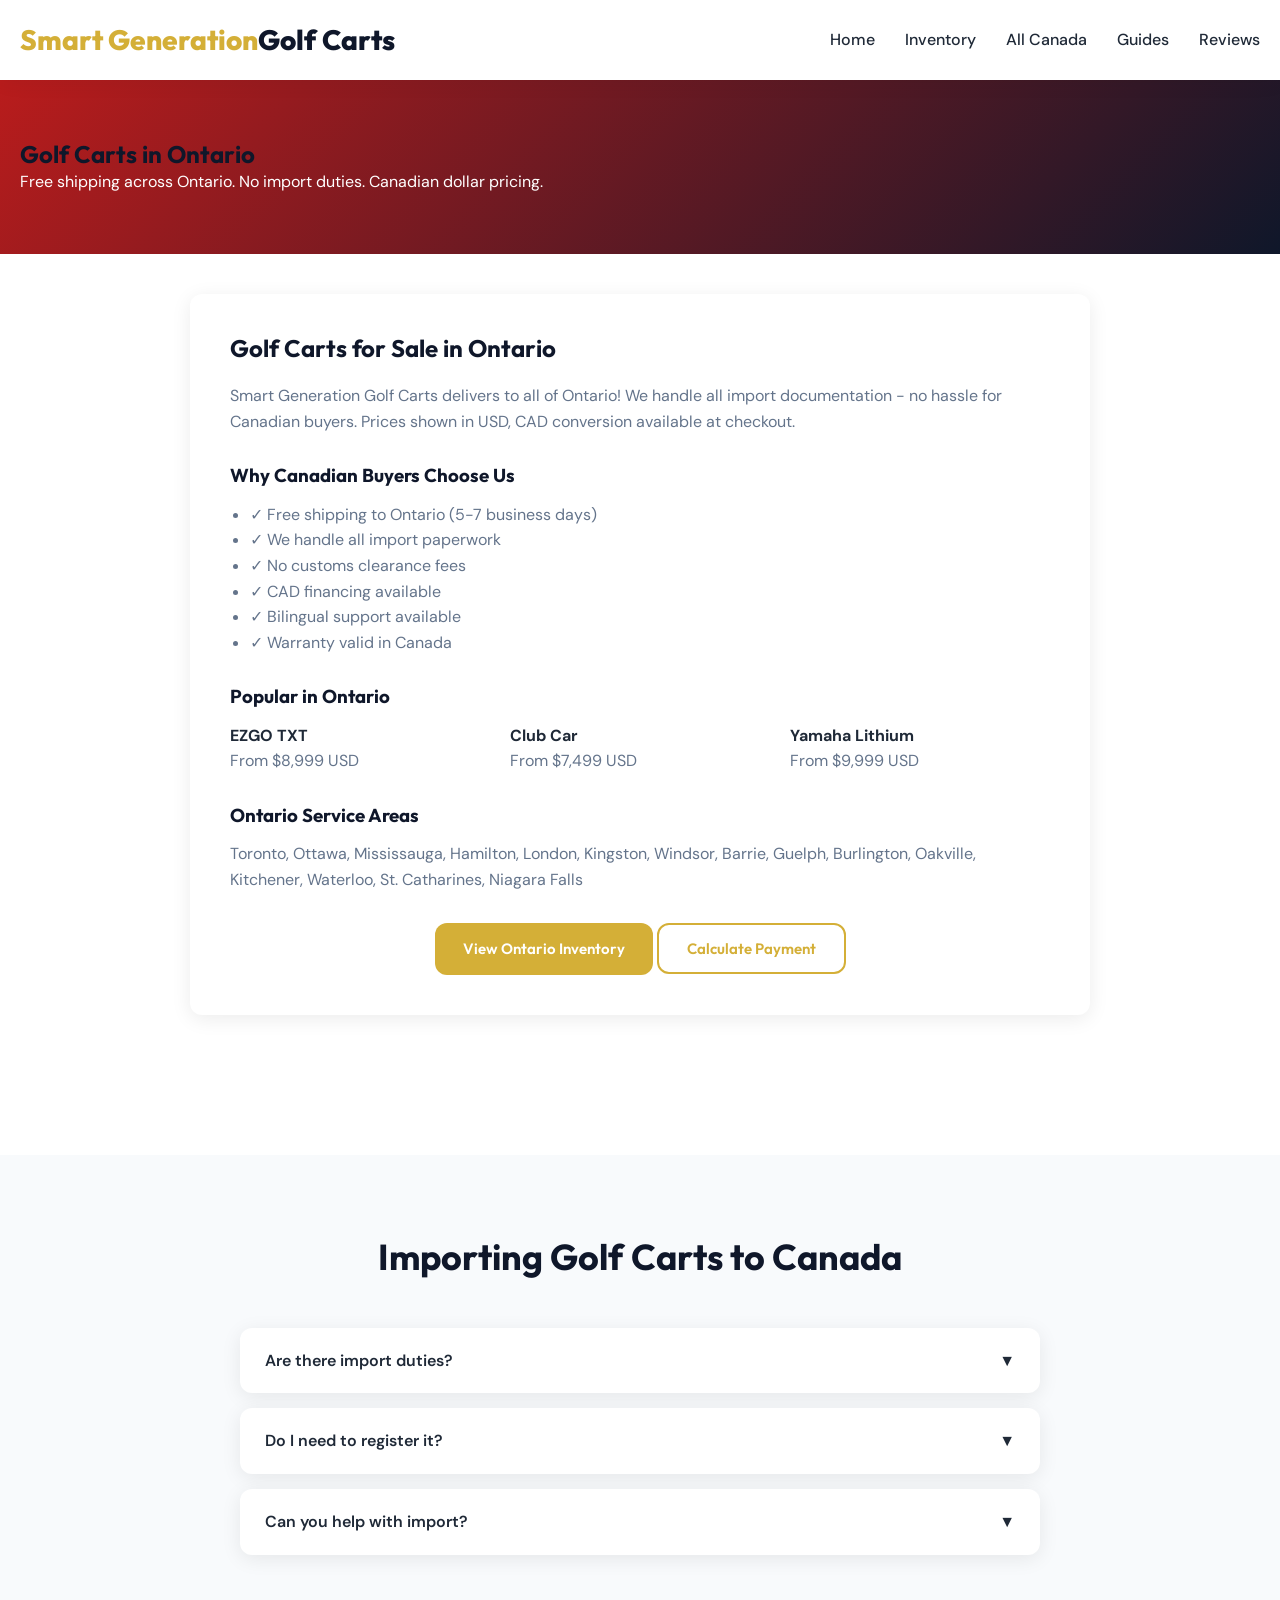
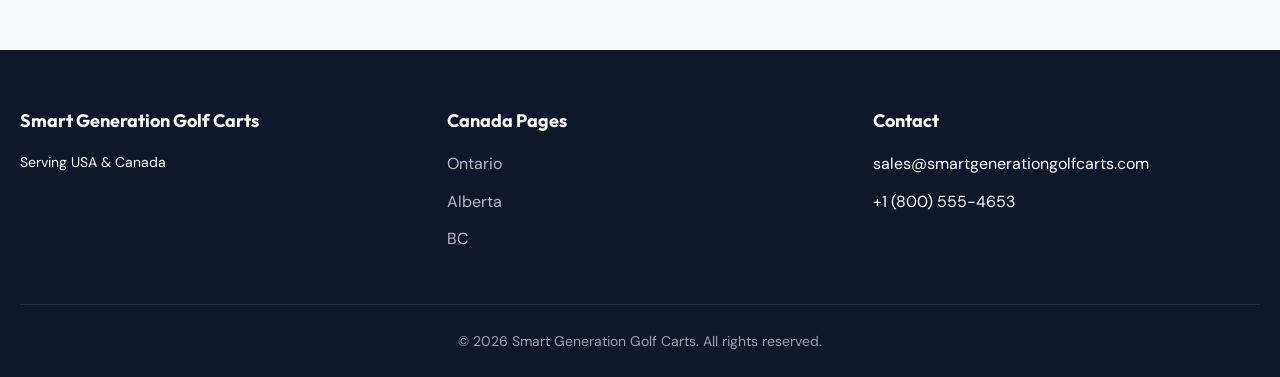
<file: ontario.html>
<!DOCTYPE html>
<html lang="en-CA">
<head>
  <meta charset="UTF-8">
  <meta name="viewport" content="width=device-width, initial-scale=1.0">
  <title>Golf Carts for Sale in Ontario Canada | Smart Generation Golf Carts</title>
  <meta name="description" content="Find golf carts for sale in Ontario. Best prices on EZGO, Club Car, Yamaha. Free shipping to Ontario.Import-friendly.">
  <meta name="robots" content="index, follow">
  <meta name="geo.region" content="CA-ON">
  <meta name="geo.country" content="CA">
  <link rel="alternate" hreflang="en-US" href="https://smartgenerationgolfcarts.com/florida.html">
  <link rel="alternate" hreflang="fr-CA" href="https://smartgenerationgolfcarts.com/ontario-fr.html">
  <link rel="canonical" href="https://smartgenerationgolfcarts.com/ontario.html">
  <link rel="stylesheet" href="css/styles.css">
  <script type="application/ld+json">
  {
    "@context": "https://schema.org",
    "@type": "AutoDealer",
    "name": "Smart Generation Golf Carts - Ontario",
    "description": "Premier golf cart dealership in Ontario, Canada",
    "url": "https://smartgenerationgolfcarts.com/ontario.html",
    "areaServed": { "@type": "State", "name": "Ontario" },
    "address": { "@type": "PostalAddress", "addressRegion": "ON", "addressCountry": "CA" },
    "priceRange": "CA$5,000 - CA$20,000"
  }
  </script>
</head>
<body>
  <header class="header">
    <div class="container">
      <a href="index.html" class="logo">Smart Generation<span>Golf Carts</span></a>
      <nav>
        <ul class="nav-links">
          <li><a href="index.html">Home</a></li>
          <li><a href="index.html#listings">Inventory</a></li>
          <li><a href="canada.html">All Canada</a></li>
          <li><a href="blog.html">Guides</a></li>
          <li><a href="reviews.html">Reviews</a></li>
        </ul>
      </nav>
      <div class="hamburger"><span></span><span></span><span></span></div>
    </div>
  </header>

  <section class="state-hero" style="background: linear-gradient(135deg, #B91C1C 0%, var(--primary-black) 100%);">
    <div class="container">
      <h1>Golf Carts in Ontario</h1>
      <p>Free shipping across Ontario. No import duties. Canadian dollar pricing.</p>
    </div>
  </section>

  <section class="section">
    <div class="container">
      <div class="state-content">
        <h2>Golf Carts for Sale in Ontario</h2>
        <p style="color: var(--text-light); margin: 20px 0;">Smart Generation Golf Carts delivers to all of Ontario! We handle all import documentation - no hassle for Canadian buyers. Prices shown in USD, CAD conversion available at checkout.</p>

        <h3 style="margin-top: 30px;">Why Canadian Buyers Choose Us</h3>
        <ul style="margin: 15px 0; padding-left: 20px; color: var(--text-light);">
          <li>✓ Free shipping to Ontario (5-7 business days)</li>
          <li>✓ We handle all import paperwork</li>
          <li>✓ No customs clearance fees</li>
          <li>✓ CAD financing available</li>
          <li>✓ Bilingual support available</li>
          <li>✓ Warranty valid in Canada</li>
        </ul>

        <h3 style="margin-top: 30px;">Popular in Ontario</h3>
        <div class="state-list" style="margin-top: 15px;">
          <div><strong>EZGO TXT</strong><br><span style="color:var(--text-light);">From $8,999 USD</span></div>
          <div><strong>Club Car</strong><br><span style="color:var(--text-light);">From $7,499 USD</span></div>
          <div><strong>Yamaha Lithium</strong><br><span style="color:var(--text-light);">From $9,999 USD</span></div>
        </div>

        <h3 style="margin-top: 30px;">Ontario Service Areas</h3>
        <p style="color: var(--text-light); margin-top: 15px;">Toronto, Ottawa, Mississauga, Hamilton, London, Kingston, Windsor, Barrie, Guelph, Burlington, Oakville, Kitchener, Waterloo, St. Catharines, Niagara Falls</p>

        <div style="text-align: center; margin-top: 30px;">
          <a href="index.html#listings" class="btn btn-primary">View Ontario Inventory</a>
          <button class="btn btn-outline" onclick="openCalculator()">Calculate Payment</button>
        </div>
      </div>
    </div>
  </section>

  <section class="section section-alt">
    <div class="container">
      <div class="section-title">
        <h2>Importing Golf Carts to Canada</h2>
      </div>
      <div class="faq-list">
        <div class="faq-item">
          <div class="faq-question"><span>Are there import duties?</span><span>▼</span></div>
          <div class="faq-answer"><p>Golf carts may be subject to 5% GST and possible duties. We provide detailed cost estimates.</p></div>
        </div>
        <div class="faq-item">
          <div class="faq-question"><span>Do I need to register it?</span><span>▼</span></div>
          <div class="faq-answer"><p>Ontario requires golf cart registration if driven on roads. Requirements vary by municipality.</p></div>
        </div>
        <div class="faq-item">
          <div class="faq-question"><span>Can you help with import?</span><span>▼</span></div>
          <div class="faq-answer"><p>Yes! We handle all documentation and provide a complete import package.</p></div>
        </div>
      </div>
    </div>
  </section>

  <footer class="footer">
    <div class="container">
      <div class="footer-grid">
        <div><h4>Smart Generation Golf Carts</h4><p style="font-size:14px;">Serving USA & Canada</p></div>
        <div><h4>Canada Pages</h4><ul class="footer-links"><li><a href="ontario.html">Ontario</a></li><li><a href="alberta.html">Alberta</a></li><li><a href="britishcolumbia.html">BC</a></li></ul></div>
        <div><h4>Contact</h4><ul class="footer-links"><li>sales@smartgenerationgolfcarts.com</li><li>+1 (800) 555-4653</li></ul></div>
      </div>
      <div class="footer-bottom"><p>&copy; 2026 Smart Generation Golf Carts. All rights reserved.</p></div>
    </div>
  </footer>

  <script src="js/main.js"></script>
</body>
</html>
</file>
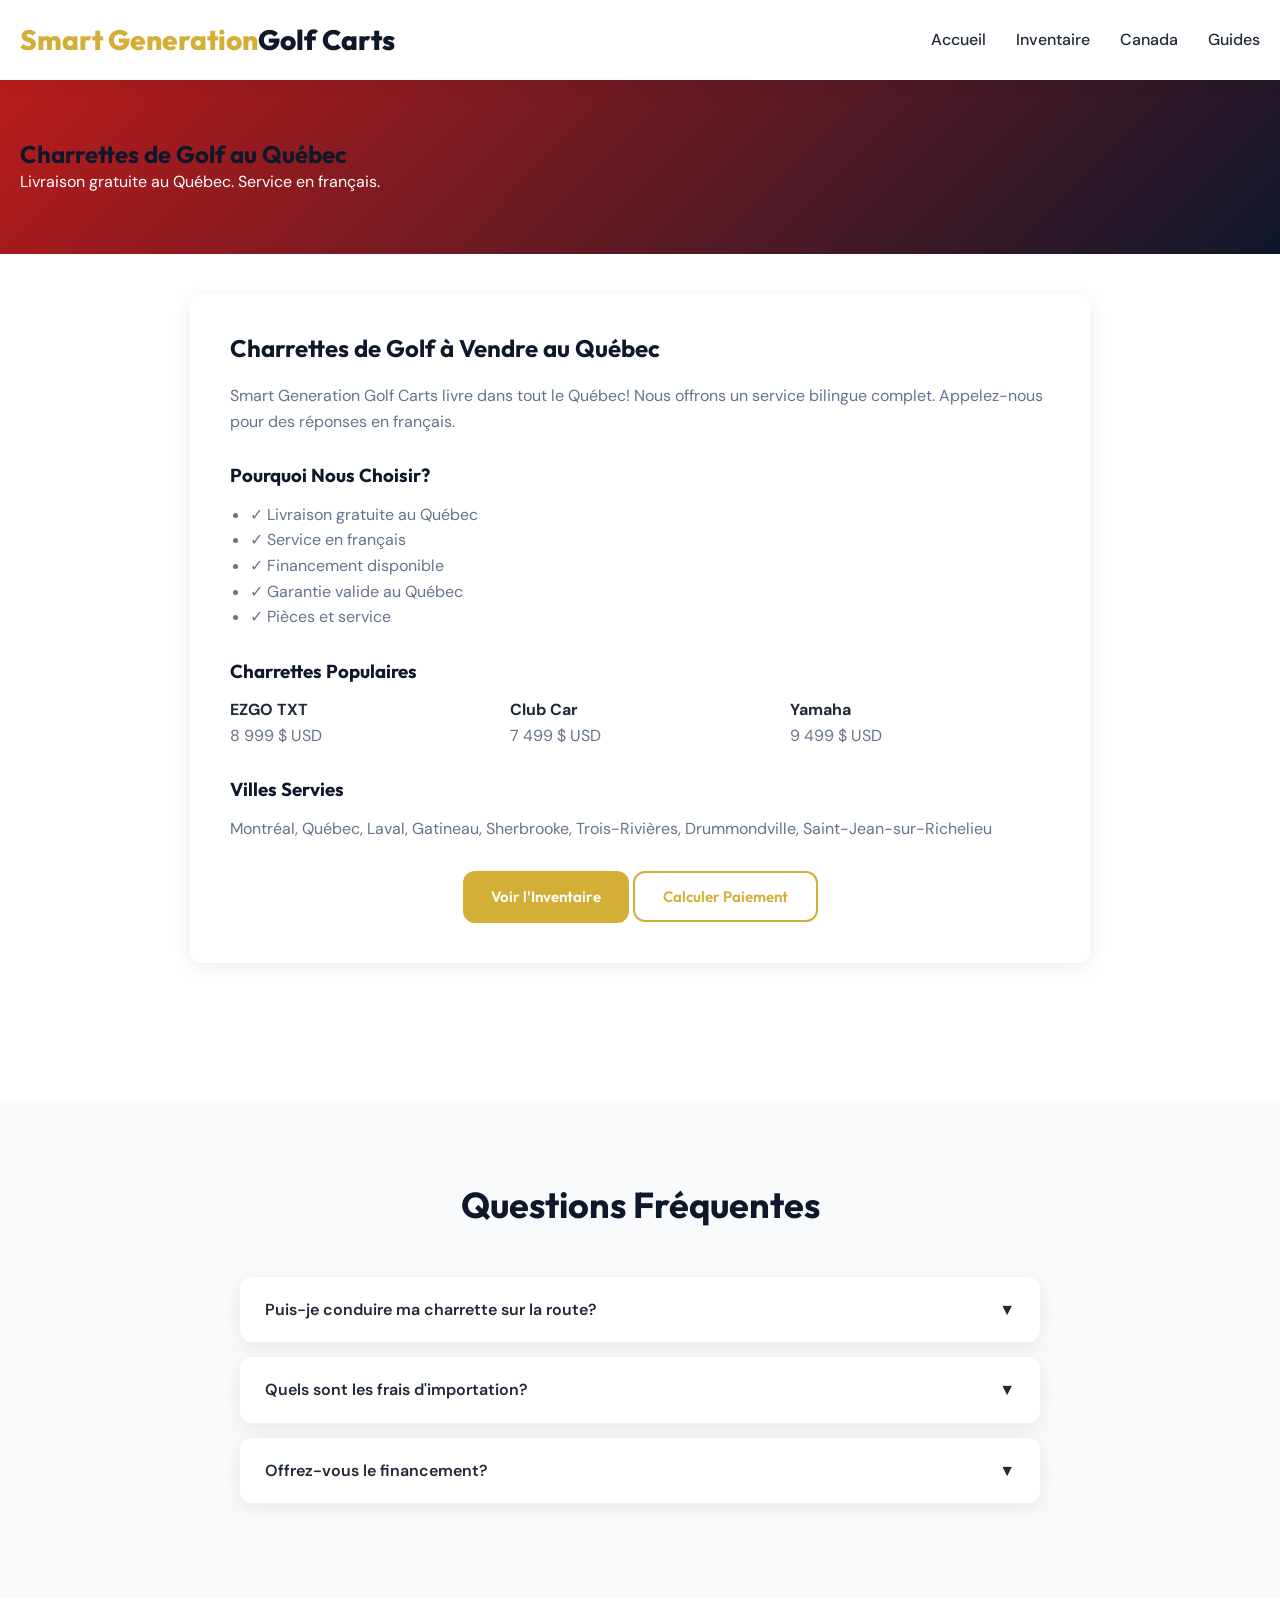
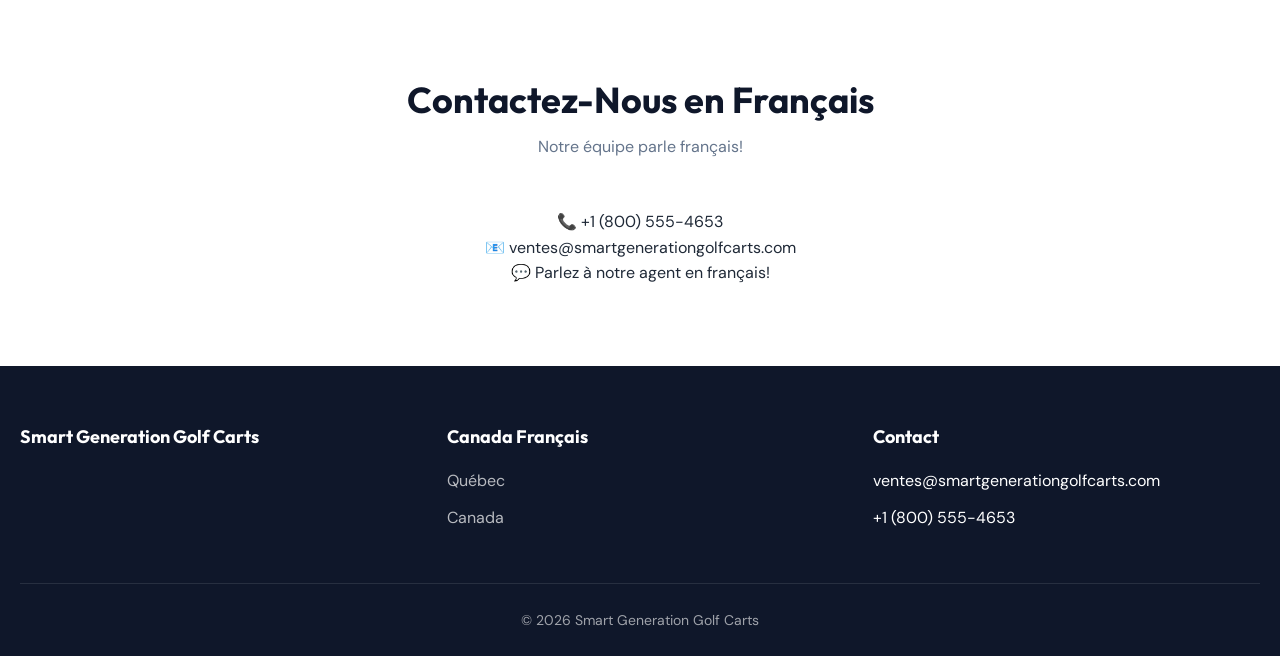
<file: quebec.html>
<!DOCTYPE html>
<html lang="fr-CA">
<head>
  <meta charset="UTF-8">
  <meta name="viewport" content="width=device-width, initial-scale=1.0">
  <title>Charrettes de golf au Québec | Smart Generation Golf Carts</title>
  <meta name="description" content="Achetez descharrettes de golf au Québec. Livraison gratuite. EZGO, Club Car, Yamaha. Service bilingue.">
  <meta name="robots" content="index, follow">
  <meta name="geo.region" content="CA-QC">
  <meta name="geo.country" content="CA">
  <link rel="alternate" hreflang="en-CA" href="https://smartgenerationgolfcarts.com/ontario.html">
  <link rel="canonical" href="https://smartgenerationgolfcarts.com/quebec.html">
  <link rel="stylesheet" href="css/styles.css">
  <script type="application/ld+json">
  {
    "@context": "https://schema.org",
    "@type": "AutoDealer",
    "name": "Smart Generation Golf Carts - Québec",
    "description": "Concessionnaire de charrettes de golf au Québec",
    "url": "https://smartgenerationgolfcarts.com/quebec.html",
    "areaServed": { "@type": "State", "name": "Québec" },
    "address": { "@type": "PostalAddress", "addressRegion": "QC", "addressCountry": "CA" },
    "inLanguage": ["fr", "en"]
  }
  </script>
</head>
<body>
  <header class="header">
    <div class="container">
      <a href="index.html" class="logo">Smart Generation<span>Golf Carts</span></a>
      <nav>
        <ul class="nav-links">
          <li><a href="index.html">Accueil</a></li>
          <li><a href="#inventory">Inventaire</a></li>
          <li><a href="canada.html">Canada</a></li>
          <li><a href="blog.html">Guides</a></li>
        </ul>
      </nav>
      <div class="hamburger"><span></span><span></span><span></span></div>
    </div>
  </header>

  <section class="state-hero" style="background: linear-gradient(135deg, #B91C1C 0%, #0F172A 100%);">
    <div class="container">
      <h1>Charrettes de Golf au Québec</h1>
      <p>Livraison gratuite au Québec. Service en français.</p>
    </div>
  </section>

  <section class="section">
    <div class="container">
      <div class="state-content">
        <h2>Charrettes de Golf à Vendre au Québec</h2>
        <p style="color: var(--text-light); margin: 20px 0;">Smart Generation Golf Carts livre dans tout le Québec! Nous offrons un service bilingue complet. Appelez-nous pour des réponses en français.</p>

        <h3 style="margin-top: 30px;">Pourquoi Nous Choisir?</h3>
        <ul style="margin: 15px 0; padding-left: 20px; color: var(--text-light);">
          <li>✓ Livraison gratuite au Québec</li>
          <li>✓ Service en français</li>
          <li>✓ Financement disponible</li>
          <li>✓ Garantie valide au Québec</li>
          <li>✓ Pièces et service</li>
        </ul>

        <h3 style="margin-top: 30px;">Charrettes Populaires</h3>
        <div class="state-list" style="margin-top: 15px;">
          <div><strong>EZGO TXT</strong><br><span style="color:var(--text-light);">8 999 $ USD</span></div>
          <div><strong>Club Car</strong><br><span style="color:var(--text-light);">7 499 $ USD</span></div>
          <div><strong>Yamaha</strong><br><span style="color:var(--text-light);">9 499 $ USD</span></div>
        </div>

        <h3 style="margin-top: 30px;">Villes Servies</h3>
        <p style="color: var(--text-light); margin-top: 15px;">Montréal, Québec, Laval, Gatineau, Sherbrooke, Trois-Rivières, Drummondville, Saint-Jean-sur-Richelieu</p>

        <div style="text-align: center; margin-top: 30px;">
          <a href="#inventory" class="btn btn-primary">Voir l'Inventaire</a>
          <button class="btn btn-outline" onclick="openCalculator()">Calculer Paiement</button>
        </div>
      </div>
    </div>
  </section>

  <section class="section section-alt">
    <div class="container">
      <div class="section-title">
        <h2>Questions Fréquentes</h2>
      </div>
      <div class="faq-list">
        <div class="faq-item">
          <div class="faq-question"><span>Puis-je conduire ma charrette sur la route?</span><span>▼</span></div>
          <div class="faq-answer"><p>Au Québec, les charrettes de golf sont générallement non immatriculées. Communez avec votre municipalité pour les règles locales.</p></div>
        </div>
        <div class="faq-item">
          <div class="faq-question"><span>Quels sont les frais d'importation?</span><span>▼</span></div>
          <div class="faq-answer"><p>5% TPS/TVQ peuvent s'appliquer. Nous fournissons une estimation détaillée.</p></div>
        </div>
        <div class="faq-item">
          <div class="faq-question"><span>Offrez-vous le financement?</span><span>▼</span></div>
          <div class="faq-answer"><p>Oui! Financement disponible pour les acheteurs canadiens.</p></div>
        </div>
      </div>
    </div>
  </section>

  <section class="section">
    <div class="container">
      <div class="section-title">
        <h2>Contactez-Nous en Français</h2>
        <p style="color: var(--text-light);">Notre équipe parle français!</p>
      </div>
      <div style="text-align: center;">
        <p>📞 +1 (800) 555-4653</p>
        <p>📧 ventes@smartgenerationgolfcarts.com</p>
        <p>💬 Parlez à notre agent en français!</p>
      </div>
    </div>
  </section>

  <footer class="footer">
    <div class="container">
      <div class="footer-grid">
        <div><h4>Smart Generation Golf Carts</h4></div>
        <div><h4>Canada Français</h4><ul class="footer-links"><li><a href="quebec.html">Québec</a></li><li><a href="canada.html"> Canada</a></li></ul></div>
        <div><h4>Contact</h4><ul class="footer-links"><li>ventes@smartgenerationgolfcarts.com</li><li>+1 (800) 555-4653</li></ul></div>
      </div>
      <div class="footer-bottom"><p>&copy; 2026 Smart Generation Golf Carts</p></div>
    </div>
  </footer>

  <script src="js/main.js"></script>
</body>
</html>
</file>
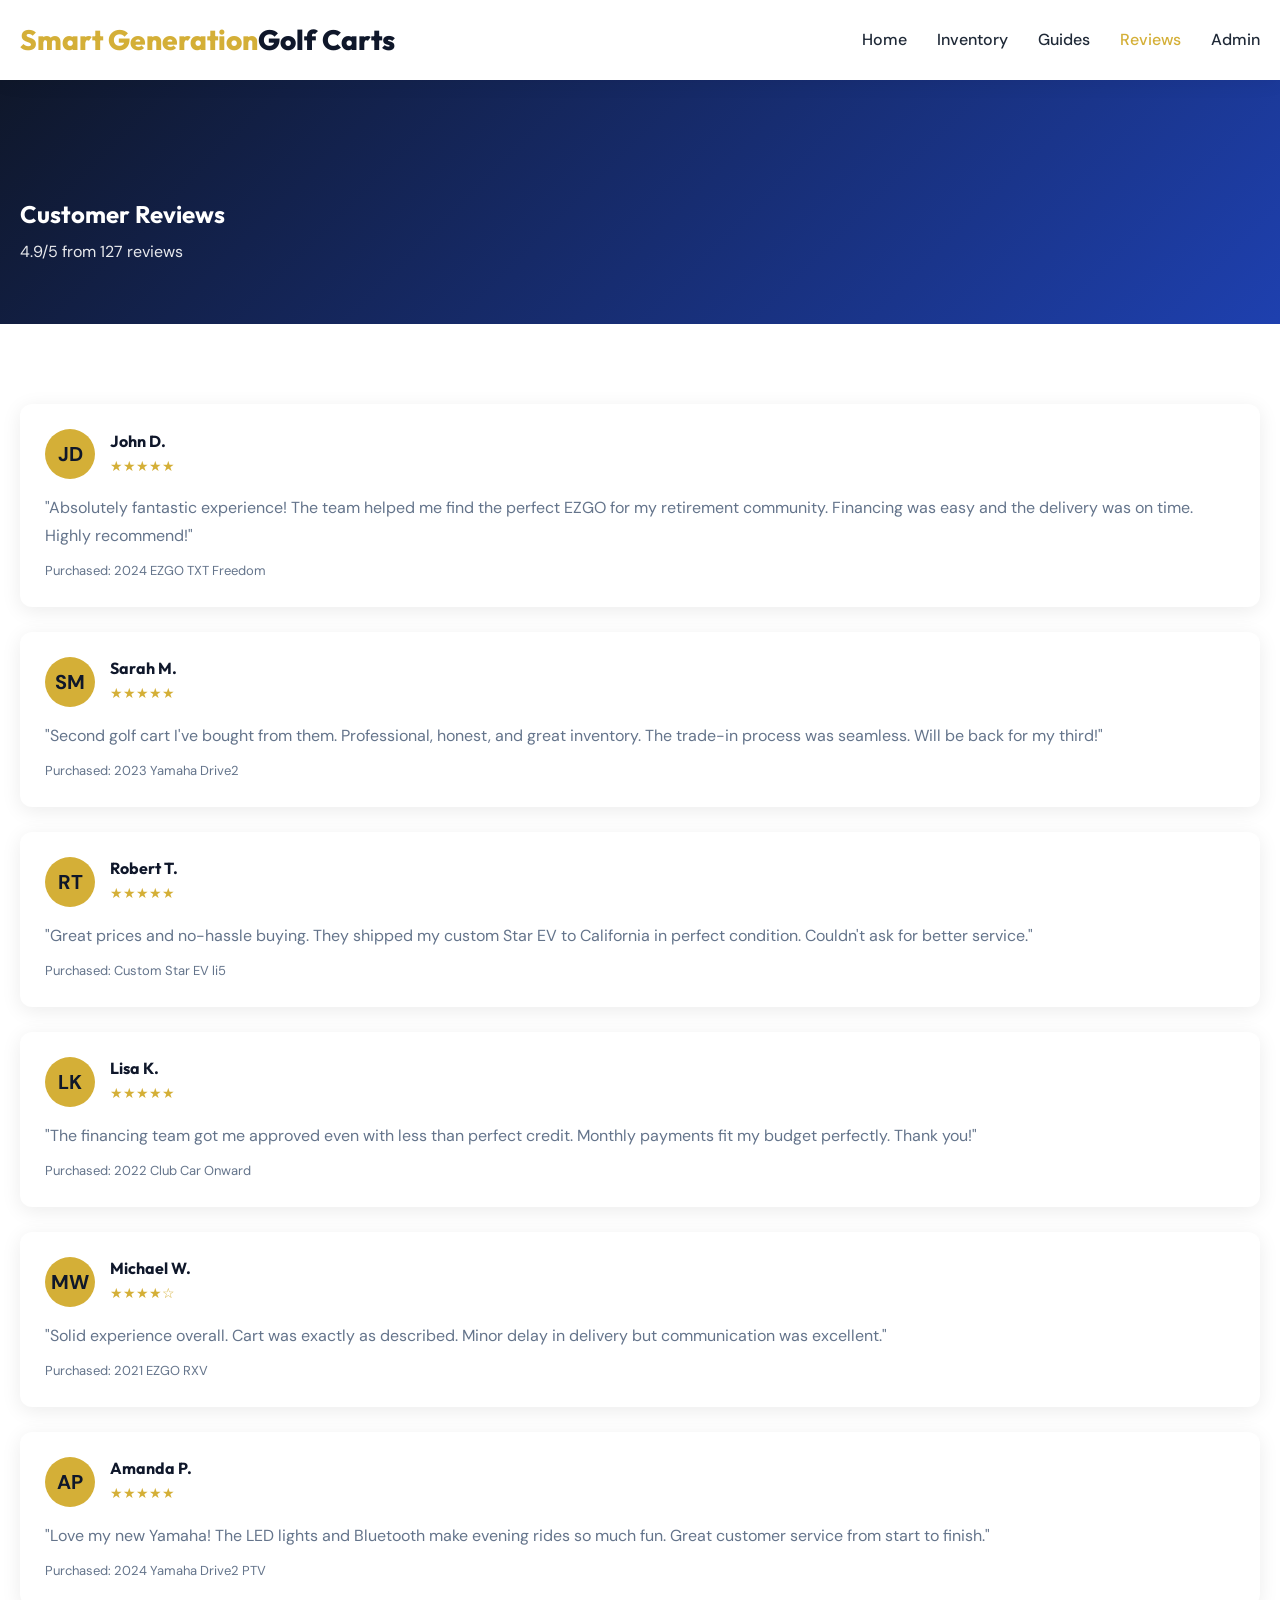
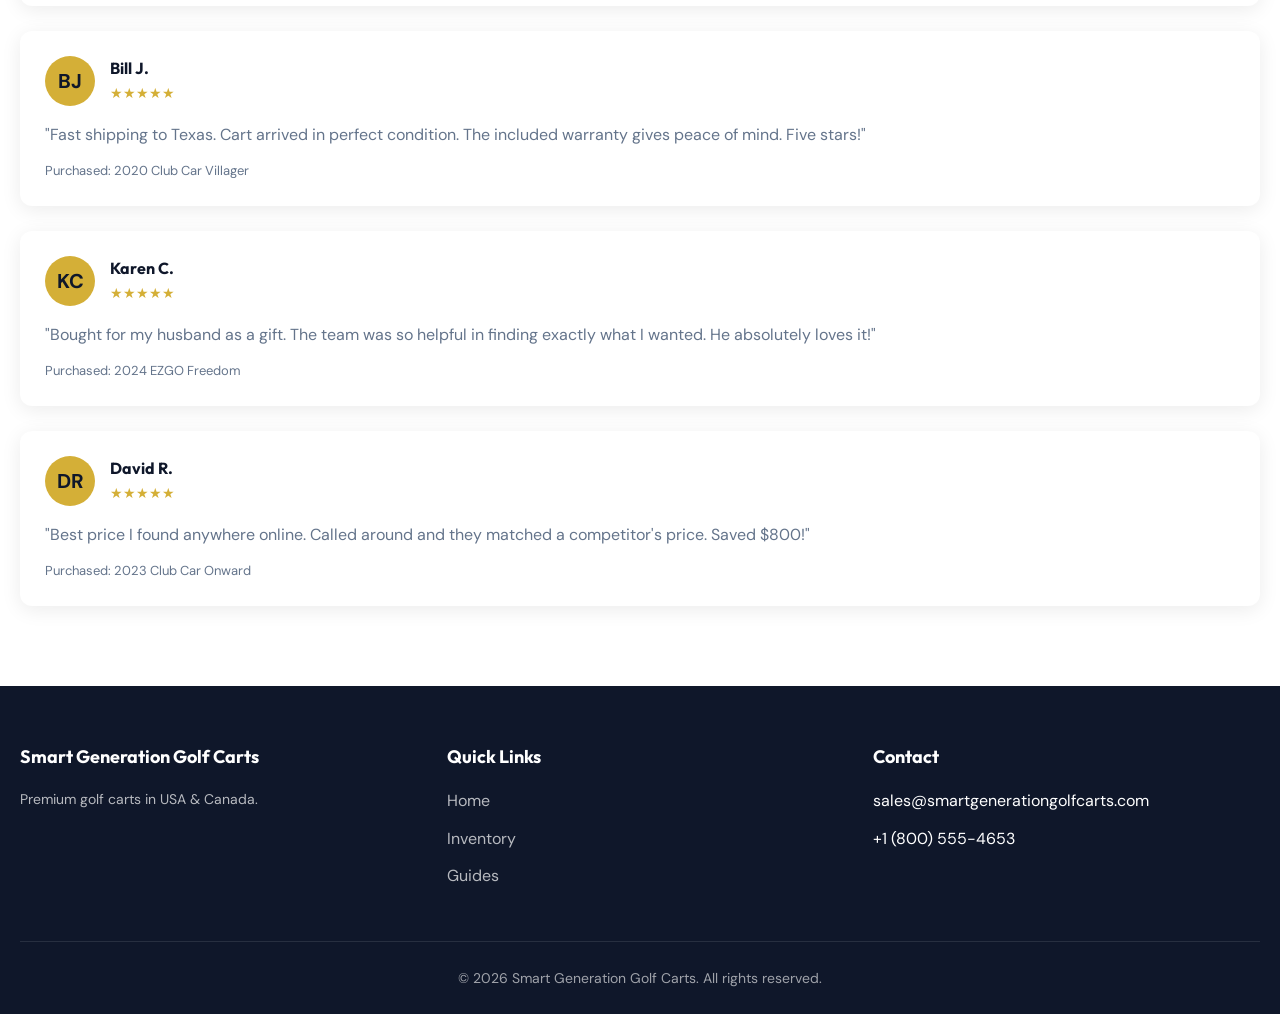
<file: reviews.html>
<!DOCTYPE html>
<html lang="en-US">
<head>
  <meta charset="UTF-8">
  <meta name="viewport" content="width=device-width, initial-scale=1.0">
  <title>Customer Reviews | Smart Generation Golf Carts</title>
  <meta name="description" content="See what our customers say. 4.9 star rating from hundreds of happy golf cart buyers.">
  <meta name="robots" content="index, follow">
  <link rel="canonical" href="https://smartgenerationgolfcarts.com/reviews.html">
  <link rel="stylesheet" href="css/styles.css">
  <script type="application/ld+json">
  {
    "@context": "https://schema.org",
    "@type": "ReviewGallery",
    "name": "Customer Reviews - Smart Generation Golf Carts",
    "description": "Customer reviews and testimonials"
  }
  </script>
</head>
<body>
  <header class="header">
    <div class="container">
      <a href="index.html" class="logo">Smart Generation<span>Golf Carts</span></a>
      <nav>
        <ul class="nav-links">
          <li><a href="index.html">Home</a></li>
          <li><a href="index.html#listings">Inventory</a></li>
          <li><a href="blog.html">Guides</a></li>
          <li><a href="reviews.html" class="active">Reviews</a></li>
          <li><a href="admin.html">Admin</a></li>
        </ul>
      </nav>
      <div class="hamburger"><span></span><span></span><span></span></div>
    </div>
  </header>

  <section class="section page-header" style="padding: 120px 0 60px; background: linear-gradient(135deg, var(--primary-black) 0%, var(--primary-blue) 100%);">
    <div class="container">
      <h1 style="color: var(--white);">Customer Reviews</h1>
      <p style="color: rgba(255,255,255,0.9); margin-top: 10px;">4.9/5 from 127 reviews</p>
    </div>
  </section>

  <section class="section">
    <div class="container">
      <div class="reviews-grid">
        <div class="review-card">
          <div class="review-header">
            <div class="review-avatar">JD</div>
            <div class="review-info">
              <h4>John D.</h4>
              <div class="review-stars">★★★★★</div>
            </div>
          </div>
          <p class="review-text">"Absolutely fantastic experience! The team helped me find the perfect EZGO for my retirement community. Financing was easy and the delivery was on time. Highly recommend!"</p>
          <div class="review-date">Purchased: 2024 EZGO TXT Freedom</div>
        </div>

        <div class="review-card">
          <div class="review-header">
            <div class="review-avatar">SM</div>
            <div class="review-info">
              <h4>Sarah M.</h4>
              <div class="review-stars">★★★★★</div>
            </div>
          </div>
          <p class="review-text">"Second golf cart I've bought from them. Professional, honest, and great inventory. The trade-in process was seamless. Will be back for my third!"</p>
          <div class="review-date">Purchased: 2023 Yamaha Drive2</div>
        </div>

        <div class="review-card">
          <div class="review-header">
            <div class="review-avatar">RT</div>
            <div class="review-info">
              <h4>Robert T.</h4>
              <div class="review-stars">★★★★★</div>
            </div>
          </div>
          <p class="review-text">"Great prices and no-hassle buying. They shipped my custom Star EV to California in perfect condition. Couldn't ask for better service."</p>
          <div class="review-date">Purchased: Custom Star EV li5</div>
        </div>

        <div class="review-card">
          <div class="review-header">
            <div class="review-avatar">LK</div>
            <div class="review-info">
              <h4>Lisa K.</h4>
              <div class="review-stars">★★★★★</div>
            </div>
          </div>
          <p class="review-text">"The financing team got me approved even with less than perfect credit. Monthly payments fit my budget perfectly. Thank you!"</p>
          <div class="review-date">Purchased: 2022 Club Car Onward</div>
        </div>

        <div class="review-card">
          <div class="review-header">
            <div class="review-avatar">MW</div>
            <div class="review-info">
              <h4>Michael W.</h4>
              <div class="review-stars">★★★★☆</div>
            </div>
          </div>
          <p class="review-text">"Solid experience overall. Cart was exactly as described. Minor delay in delivery but communication was excellent."</p>
          <div class="review-date">Purchased: 2021 EZGO RXV</div>
        </div>

        <div class="review-card">
          <div class="review-header">
            <div class="review-avatar">AP</div>
            <div class="review-info">
              <h4>Amanda P.</h4>
              <div class="review-stars">★★★★★</div>
            </div>
          </div>
          <p class="review-text">"Love my new Yamaha! The LED lights and Bluetooth make evening rides so much fun. Great customer service from start to finish."</p>
          <div class="review-date">Purchased: 2024 Yamaha Drive2 PTV</div>
        </div>

        <div class="review-card">
          <div class="review-header">
            <div class="review-avatar">BJ</div>
            <div class="review-info">
              <h4>Bill J.</h4>
              <div class="review-stars">★★★★★</div>
            </div>
          </div>
          <p class="review-text">"Fast shipping to Texas. Cart arrived in perfect condition. The included warranty gives peace of mind. Five stars!"</p>
          <div class="review-date">Purchased: 2020 Club Car Villager</div>
        </div>

        <div class="review-card">
          <div class="review-header">
            <div class="review-avatar">KC</div>
            <div class="review-info">
              <h4>Karen C.</h4>
              <div class="review-stars">★★★★★</div>
            </div>
          </div>
          <p class="review-text">"Bought for my husband as a gift. The team was so helpful in finding exactly what I wanted. He absolutely loves it!"</p>
          <div class="review-date">Purchased: 2024 EZGO Freedom</div>
        </div>

        <div class="review-card">
          <div class="review-header">
            <div class="review-avatar">DR</div>
            <div class="review-info">
              <h4>David R.</h4>
              <div class="review-stars">★★★★★</div>
            </div>
          </div>
          <p class="review-text">"Best price I found anywhere online. Called around and they matched a competitor's price. Saved $800!"</p>
          <div class="review-date">Purchased: 2023 Club Car Onward</div>
        </div>
      </div>
    </div>
  </section>

  <footer class="footer">
    <div class="container">
      <div class="footer-grid">
        <div><h4>Smart Generation Golf Carts</h4><p style="color:rgba(255,255,255,0.7);font-size:14px;">Premium golf carts in USA & Canada.</p></div>
        <div><h4>Quick Links</h4><ul class="footer-links"><li><a href="index.html">Home</a></li><li><a href="index.html#listings">Inventory</a></li><li><a href="blog.html">Guides</a></li></ul></div>
        <div><h4>Contact</h4><ul class="footer-links"><li>sales@smartgenerationgolfcarts.com</li><li>+1 (800) 555-4653</li></ul></div>
      </div>
      <div class="footer-bottom"><p>&copy; 2026 Smart Generation Golf Carts. All rights reserved.</p></div>
    </div>
  </footer>

  <script src="js/main.js"></script>
</body>
</html>
</file>
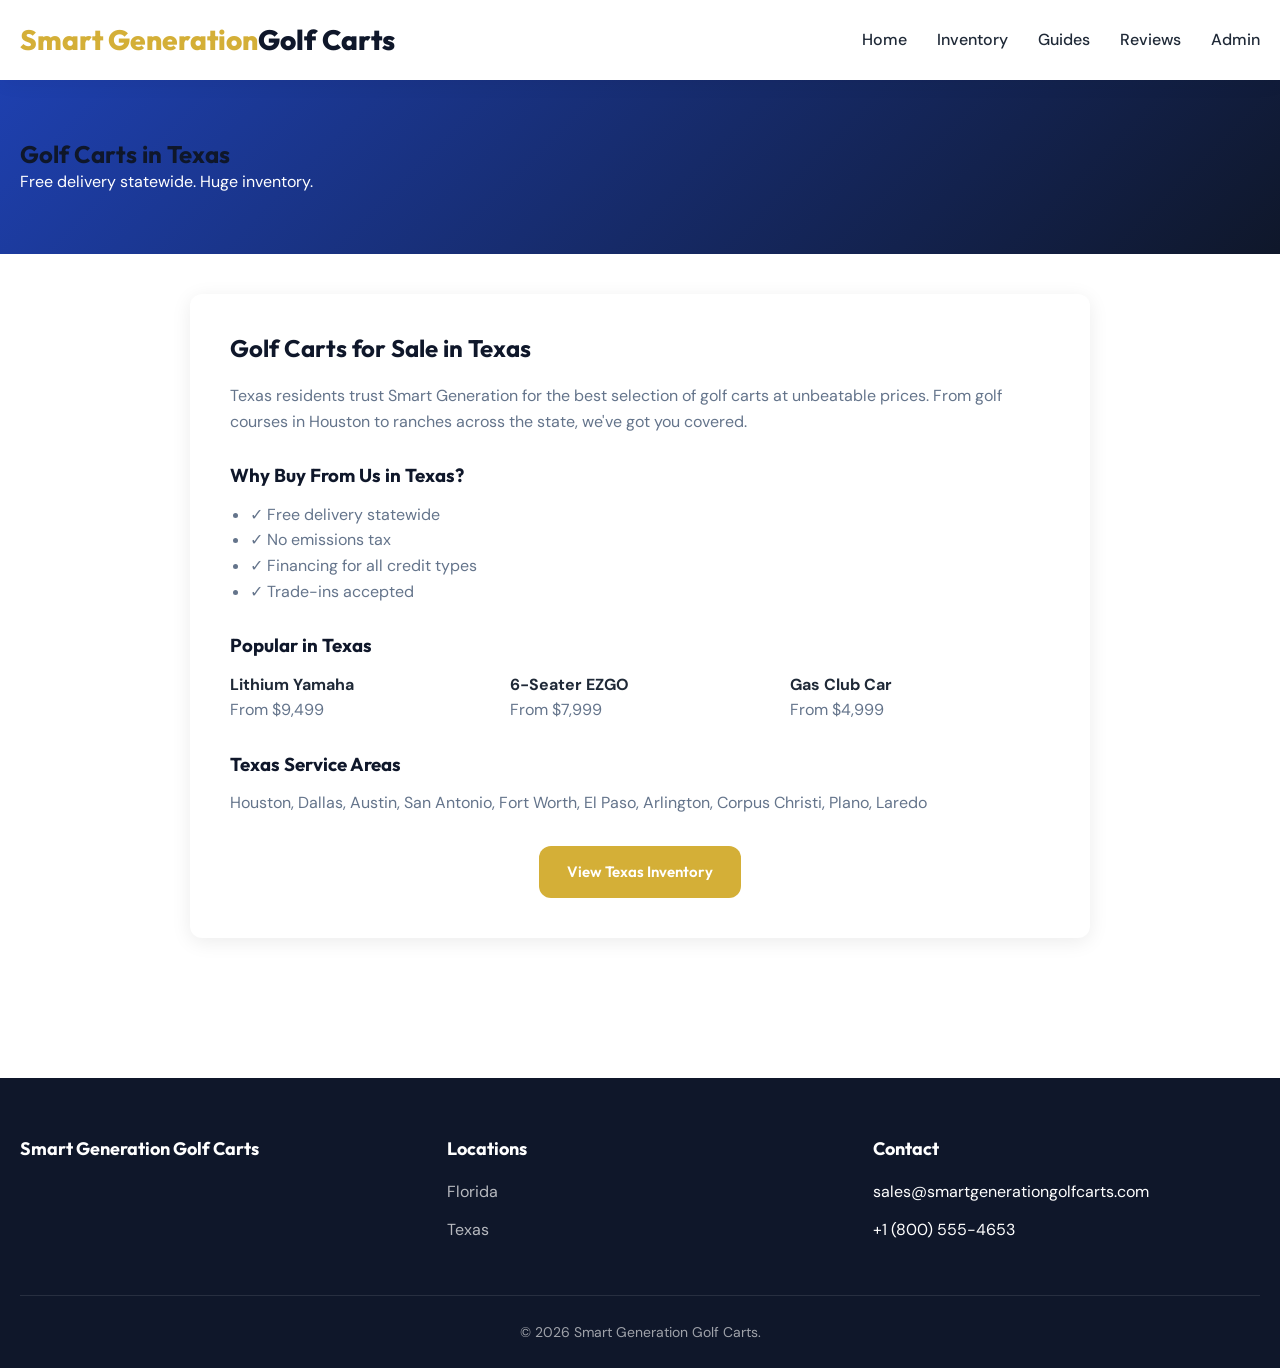
<file: texas.html>
<!DOCTYPE html>
<html lang="en-US">
<head>
  <meta charset="UTF-8">
  <meta name="viewport" content="width=device-width, initial-scale=1.0">
  <title>Golf Carts for Sale in Texas | Smart Generation Golf Carts</title>
  <meta name="description" content="Find golf carts for sale in Texas. Best prices on EZGO, Club Car, Yamaha. Free delivery statewide.">
  <meta name="robots" content="index, follow">
  <meta name="geo.region" content="US-TX">
  <link rel="canonical" href="https://smartgenerationgolfcarts.com/texas.html">
  <link rel="stylesheet" href="css/styles.css">
  <script type="application/ld+json">
  {
    "@context": "https://schema.org",
    "@type": "AutoDealer",
    "name": "Smart Generation Golf Carts - Texas",
    "url": "https://smartgenerationgolfcarts.com/texas.html",
    "areaServed": { "@type": "State", "name": "Texas" }
  }
  </script>
</head>
<body>
  <header class="header">
    <div class="container">
      <a href="index.html" class="logo">Smart Generation<span>Golf Carts</span></a>
      <nav>
        <ul class="nav-links">
          <li><a href="index.html">Home</a></li>
          <li><a href="#listings">Inventory</a></li>
          <li><a href="blog.html">Guides</a></li>
          <li><a href="reviews.html">Reviews</a></li>
          <li><a href="admin.html">Admin</a></li>
        </ul>
      </nav>
      <div class="hamburger"><span></span><span></span><span></span></div>
    </div>
  </header>

  <section class="state-hero" style="background: linear-gradient(135deg, var(--primary-blue) 0%, var(--primary-black) 100%);">
    <div class="container">
      <h1>Golf Carts in Texas</h1>
      <p>Free delivery statewide. Huge inventory.</p>
    </div>
  </section>

  <section class="section">
    <div class="container">
      <div class="state-content">
        <h2>Golf Carts for Sale in Texas</h2>
        <p style="color: var(--text-light); margin: 20px 0;">Texas residents trust Smart Generation for the best selection of golf carts at unbeatable prices. From golf courses in Houston to ranches across the state, we've got you covered.</p>

        <h3 style="margin-top: 30px;">Why Buy From Us in Texas?</h3>
        <ul style="margin: 15px 0; padding-left: 20px; color: var(--text-light);">
          <li>✓ Free delivery statewide</li>
          <li>✓ No emissions tax</li>
          <li>✓ Financing for all credit types</li>
          <li>✓ Trade-ins accepted</li>
        </ul>

        <h3 style="margin-top: 30px;">Popular in Texas</h3>
        <div class="state-list" style="margin-top: 15px;">
          <div><strong>Lithium Yamaha</strong><br><span style="color:var(--text-light);">From $9,499</span></div>
          <div><strong>6-Seater EZGO</strong><br><span style="color:var(--text-light);">From $7,999</span></div>
          <div><strong>Gas Club Car</strong><br><span style="color:var(--text-light);">From $4,999</span></div>
        </div>

        <h3 style="margin-top: 30px;">Texas Service Areas</h3>
        <p style="color: var(--text-light); margin-top: 15px;">Houston, Dallas, Austin, San Antonio, Fort Worth, El Paso, Arlington, Corpus Christi, Plano, Laredo</p>

        <div style="text-align: center; margin-top: 30px;">
          <a href="#listings" class="btn btn-primary">View Texas Inventory</a>
        </div>
      </div>
    </div>
  </section>

  <footer class="footer">
    <div class="container">
      <div class="footer-grid">
        <div><h4>Smart Generation Golf Carts</h4></div>
        <div><h4>Locations</h4><ul class="footer-links"><li><a href="florida.html">Florida</a></li><li><a href="texas.html">Texas</a></li></ul></div>
        <div><h4>Contact</h4><ul class="footer-links"><li>sales@smartgenerationgolfcarts.com</li><li>+1 (800) 555-4653</li></ul></div>
      </div>
      <div class="footer-bottom"><p>&copy; 2026 Smart Generation Golf Carts.</p></div>
    </div>
  </footer>

  <script src="js/main.js"></script>
</body>
</html>
</file>
<file: css/styles.css>
@import url('https://fonts.googleapis.com/css2?family=DM+Sans:wght@400;500;600;700&family=Outfit:wght@400;500;600;700;800&display=swap');

:root {
  --primary-gold: #D4AF37;
  --accent-gold: #FFD700;
  --primary-black: #0F172A;
  --primary-blue: #1E40AF;
  --accent-blue: #3B82F6;
  --dark: #0F172A;
  --light: #F8FAFC;
  --white: #FFFFFF;
  --text: #1F2937;
  --text-light: #64748B;
  --border: #E2E8F0;
  --shadow: 0 4px 20px rgba(0,0,0,0.08);
  --shadow-hover: 0 12px 40px rgba(212,175,55,0.15);
  --radius: 12px;
  --transition: 0.3s ease;
}

*, *::before, *::after {
  margin: 0;
  padding: 0;
  box-sizing: border-box;
}

html {
  scroll-behavior: smooth;
}

body {
  font-family: 'DM Sans', sans-serif;
  background: var(--white);
  color: var(--text);
  line-height: 1.6;
  font-size: 16px;
}

h1, h2, h3, h4, h5, h6 {
  font-family: 'Outfit', sans-serif;
  font-weight: 700;
  line-height: 1.2;
  color: var(--dark);
}

a {
  text-decoration: none;
  color: inherit;
  transition: var(--transition);
}

img {
  max-width: 100%;
  height: auto;
  display: block;
}

.container {
  max-width: 1280px;
  margin: 0 auto;
  padding: 0 20px;
}

.btn {
  display: inline-flex;
  align-items: center;
  justify-content: center;
  gap: 8px;
  padding: 14px 28px;
  border-radius: var(--radius);
  font-weight: 600;
  font-family: 'Outfit', sans-serif;
  font-size: 15px;
  cursor: pointer;
  border: none;
  transition: var(--transition);
}

.btn-primary {
  background: var(--primary-gold);
  color: var(--white);
}

.btn-primary:hover {
  background: var(--accent-blue);
  transform: translateY(-2px);
  box-shadow: var(--shadow-hover);
}

.btn-outline {
  background: transparent;
  border: 2px solid var(--primary-gold);
  color: var(--primary-gold);
}

.btn-outline:hover {
  background: var(--primary-gold);
  color: var(--white);
}

.btn-ghost {
  background: var(--light);
  color: var(--text);
}

.btn-ghost:hover {
  background: var(--border);
}

.btn-danger {
  background: #DC3545;
  color: var(--white);
}

.btn-danger:hover {
  background: #C82333;
}

.btn-sm {
  padding: 10px 18px;
  font-size: 14px;
}

/* Header */
.header {
  background: var(--white);
  box-shadow: 0 2px 20px rgba(0,0,0,0.06);
  position: sticky;
  top: 0;
  z-index: 100;
}

.header .container {
  display: flex;
  align-items: center;
  justify-content: space-between;
  height: 80px;
}

.logo {
  font-family: 'Outfit', sans-serif;
  font-weight: 800;
  font-size: 28px;
  color: var(--primary-gold);
}

.logo span {
  color: var(--dark);
}

.nav-links {
  display: flex;
  align-items: center;
  gap: 30px;
  list-style: none;
}

.nav-links a {
  font-weight: 500;
  color: var(--text);
  position: relative;
}

.nav-links a:hover,
.nav-links a.active {
  color: var(--primary-gold);
}

.hamburger {
  display: none;
  flex-direction: column;
  gap: 5px;
  cursor: pointer;
  padding: 10px;
}

.hamburger span {
  width: 25px;
  height: 3px;
  background: var(--dark);
  border-radius: 2px;
  transition: var(--transition);
}

/* Hero */
.hero {
  background: linear-gradient(135deg, var(--primary-gold) 0%, #2E7D32 100%);
  padding: 80px 0;
  position: relative;
  overflow: hidden;
}

.hero::before {
  content: '';
  position: absolute;
  inset: 0;
  background: url("data:image/svg+xml,%3Csvg width='80' height='80' viewBox='0 0 80 80' xmlns='http://www.w3.org/2000/svg'%3E%3Cpath d='M0 0h80v80H0V0zm40 40m-35 0a35 35 0 1 0 70 0 35 35 0 1 0-70 0z' fill='%23ffffff' fill-opacity='0.03'/%3E%3C/svg%3E");
}

.hero-content {
  text-align: center;
  max-width: 700px;
  margin: 0 auto;
  position: relative;
  z-index: 1;
}

.hero h1 {
  color: var(--white);
  font-size: 48px;
  margin-bottom: 16px;
}

.hero p {
  color: rgba(255,255,255,0.9);
  font-size: 18px;
  margin-bottom: 30px;
}

/* Search Box */
.search-box {
  background: var(--white);
  padding: 20px;
  border-radius: var(--radius);
  box-shadow: 0 10px 40px rgba(0,0,0,0.15);
}

.search-row {
  display: flex;
  gap: 15px;
  flex-wrap: wrap;
}

.search-row input,
.search-row select {
  flex: 1;
  min-width: 150px;
  padding: 14px 18px;
  border: 2px solid var(--border);
  border-radius: 8px;
  font-size: 15px;
  font-family: 'DM Sans', sans-serif;
  transition: var(--transition);
}

.search-row input:focus,
.search-row select:focus {
  outline: none;
  border-color: var(--accent-blue);
}

.search-row .btn {
  flex: 0 0 auto;
}

/* Section */
.section {
  padding: 80px 0;
}

.section-alt {
  background: var(--light);
}

.section-title {
  text-align: center;
  margin-bottom: 50px;
}

.section-title h2 {
  font-size: 36px;
  margin-bottom: 12px;
}

.section-title p {
  color: var(--text-light);
  max-width: 550px;
  margin: 0 auto;
}

/* Listings Grid */
.listings-grid {
  display: grid;
  grid-template-columns: repeat(auto-fill, minmax(320px, 1fr));
  gap: 30px;
}

.listing-card {
  background: var(--white);
  border-radius: var(--radius);
  overflow: hidden;
  box-shadow: var(--shadow);
  transition: var(--transition);
}

.listing-card:hover {
  transform: translateY(-6px);
  box-shadow: var(--shadow-hover);
}

.listing-image {
  position: relative;
  height: 220px;
  overflow: hidden;
  background: var(--light);
}

.listing-image img {
  width: 100%;
  height: 100%;
  object-fit: cover;
}

.listing-badge {
  position: absolute;
  top: 15px;
  left: 15px;
  background: var(--primary-gold);
  color: var(--white);
  padding: 6px 14px;
  border-radius: 20px;
  font-size: 12px;
  font-weight: 600;
  text-transform: uppercase;
}

.listing-content {
  padding: 20px;
}

.listing-price {
  font-family: 'Outfit', sans-serif;
  font-size: 26px;
  font-weight: 700;
  color: var(--primary-gold);
  margin-bottom: 8px;
}

.listing-title {
  font-size: 18px;
  font-weight: 600;
  margin-bottom: 10px;
  color: var(--dark);
}

.listing-details {
  display: flex;
  flex-wrap: wrap;
  gap: 12px;
  font-size: 14px;
  color: var(--text-light);
}

.listing-details span {
  display: flex;
  align-items: center;
  gap: 5px;
}

.listing-meta {
  display: flex;
  justify-content: space-between;
  align-items: center;
  margin-top: 15px;
  padding-top: 15px;
  border-top: 1px solid var(--border);
}

.listing-location {
  font-size: 14px;
  color: var(--text-light);
}

.listing-payments {
  margin-top: 10px;
  padding: 8px 12px;
  background: var(--light);
  border-radius: 6px;
}

.listing-payments small {
  color: var(--text-light);
  font-size: 12px;
}

/* Categories */
.categories-grid {
  display: grid;
  grid-template-columns: repeat(auto-fit, minmax(220px, 1fr));
  gap: 25px;
}

.category-card {
  background: var(--white);
  padding: 40px 30px;
  border-radius: var(--radius);
  text-align: center;
  box-shadow: var(--shadow);
  transition: var(--transition);
  cursor: pointer;
}

.category-card:hover {
  transform: translateY(-4px);
  box-shadow: var(--shadow-hover);
}

.category-icon {
  width: 70px;
  height: 70px;
  background: var(--light-green);
  border-radius: 50%;
  display: flex;
  align-items: center;
  justify-content: center;
  margin: 0 auto 20px;
  font-size: 32px;
}

.category-card h3 {
  font-size: 20px;
  margin-bottom: 8px;
}

.category-card p {
  color: var(--text-light);
  font-size: 14px;
}

/* Features */
.features-grid {
  display: grid;
  grid-template-columns: repeat(auto-fit, minmax(280px, 1fr));
  gap: 30px;
}

.feature-item {
  display: flex;
  gap: 20px;
  align-items: flex-start;
}

.feature-icon {
  width: 50px;
  height: 50px;
  background: var(--light-green);
  border-radius: 10px;
  display: flex;
  align-items: center;
  justify-content: center;
  font-size: 24px;
  flex-shrink: 0;
}

.feature-item h4 {
  font-size: 18px;
  margin-bottom: 6px;
}

.feature-item p {
  color: var(--text-light);
  font-size: 15px;
}

/* FAQ */
.faq-list {
  max-width: 800px;
  margin: 0 auto;
}

.faq-item {
  background: var(--white);
  border-radius: var(--radius);
  margin-bottom: 15px;
  overflow: hidden;
  box-shadow: var(--shadow);
}

.faq-question {
  padding: 20px 25px;
  display: flex;
  justify-content: space-between;
  align-items: center;
  cursor: pointer;
  font-weight: 600;
}

.faq-question:hover {
  background: var(--light);
}

.faq-answer {
  padding: 0 25px;
  max-height: 0;
  overflow: hidden;
  transition: max-height 0.3s ease, padding 0.3s ease;
}

.faq-item.open .faq-answer {
  padding: 0 25px 20px;
  max-height: 200px;
}

/* Footer */
.footer {
  background: var(--dark);
  color: var(--white);
  padding: 60px 0 25px;
}

.footer-grid {
  display: grid;
  grid-template-columns: repeat(auto-fit, minmax(220px, 1fr));
  gap: 40px;
  margin-bottom: 40px;
}

.footer h4 {
  color: var(--white);
  font-size: 18px;
  margin-bottom: 20px;
}

.footer-links {
  list-style: none;
}

.footer-links li {
  margin-bottom: 12px;
}

.footer-links a {
  color: rgba(255,255,255,0.7);
}

.footer-links a:hover {
  color: var(--white);
}

.footer-bottom {
  border-top: 1px solid rgba(255,255,255,0.1);
  padding-top: 25px;
  text-align: center;
  color: rgba(255,255,255,0.6);
  font-size: 14px;
}

/* Listing Detail */
.listing-detail {
  padding: 40px 0;
}

.listing-detail-grid {
  display: grid;
  grid-template-columns: 1.2fr 1fr;
  gap: 40px;
}

.gallery-main {
  border-radius: var(--radius);
  overflow: hidden;
  height: 450px;
  background: var(--light);
}

.gallery-main img {
  width: 100%;
  height: 100%;
  object-fit: cover;
}

.gallery-thumbs {
  display: flex;
  gap: 10px;
  margin-top: 15px;
  overflow-x: auto;
}

.gallery-thumbs img {
  width: 80px;
  height: 60px;
  object-fit: cover;
  border-radius: 8px;
  cursor: pointer;
  opacity: 0.6;
  transition: var(--transition);
}

.gallery-thumbs img:hover,
.gallery-thumbs img.active {
  opacity: 1;
}

.listing-info h1 {
  font-size: 32px;
  margin-bottom: 10px;
}

.listing-info .price {
  font-size: 36px;
  color: var(--primary-gold);
  margin-bottom: 25px;
}

.specs-grid {
  display: grid;
  grid-template-columns: repeat(2, 1fr);
  gap: 20px;
  margin-bottom: 30px;
}

.spec-item {
  display: flex;
  flex-direction: column;
  gap: 4px;
}

.spec-label {
  font-size: 13px;
  color: var(--text-light);
  text-transform: uppercase;
  letter-spacing: 0.5px;
}

.spec-value {
  font-size: 18px;
  font-weight: 600;
}

.features-list {
  display: flex;
  flex-wrap: wrap;
  gap: 10px;
  margin-bottom: 30px;
}

.features-list span {
  background: var(--light);
  padding: 8px 16px;
  border-radius: 20px;
  font-size: 14px;
}

.contact-form {
  background: var(--light);
  padding: 30px;
  border-radius: var(--radius);
}

.contact-form h3 {
  margin-bottom: 20px;
}

.contact-form input,
.contact-form textarea {
  width: 100%;
  padding: 14px 18px;
  border: 2px solid var(--border);
  border-radius: 8px;
  font-size: 15px;
  font-family: 'DM Sans', sans-serif;
  margin-bottom: 15px;
}

.contact-form input:focus,
.contact-form textarea:focus {
  outline: none;
  border-color: var(--accent-blue);
}

.contact-form .btn {
  width: 100%;
}

/* Admin */
.admin-header {
  background: var(--dark);
  color: var(--white);
  padding: 20px 0;
}

.admin-header .container {
  display: flex;
  justify-content: space-between;
  align-items: center;
}

.admin-stats {
  display: grid;
  grid-template-columns: repeat(auto-fit, minmax(200px, 1fr));
  gap: 25px;
  margin-bottom: 40px;
}

.stat-card {
  background: var(--white);
  padding: 25px;
  border-radius: var(--radius);
  box-shadow: var(--shadow);
}

.stat-card h3 {
  font-size: 14px;
  color: var(--text-light);
  margin-bottom: 8px;
}

.stat-card .value {
  font-size: 36px;
  font-weight: 700;
  color: var(--primary-gold);
}

.admin-form {
  background: var(--white);
  padding: 30px;
  border-radius: var(--radius);
  box-shadow: var(--shadow);
  margin-bottom: 40px;
}

.admin-form h2 {
  margin-bottom: 25px;
}

.form-grid {
  display: grid;
  grid-template-columns: repeat(auto-fit, minmax(220px, 1fr));
  gap: 20px;
}

.form-group {
  margin-bottom: 15px;
}

.form-group label {
  display: block;
  font-weight: 600;
  margin-bottom: 8px;
  font-size: 14px;
}

.form-group input,
.form-group select,
.form-group textarea {
  width: 100%;
  padding: 12px 15px;
  border: 2px solid var(--border);
  border-radius: 8px;
  font-size: 15px;
  font-family: 'DM Sans', sans-serif;
}

.form-group input:focus,
.form-group select:focus,
.form-group textarea:focus {
  outline: none;
  border-color: var(--accent-blue);
}

.checkbox-group {
  display: flex;
  flex-wrap: wrap;
  gap: 15px;
}

.checkbox-group label {
  display: flex;
  align-items: center;
  gap: 8px;
  font-weight: 400;
  cursor: pointer;
}

.checkbox-group input {
  width: auto;
}

.listings-table {
  width: 100%;
  background: var(--white);
  border-radius: var(--radius);
  overflow: hidden;
  box-shadow: var(--shadow);
}

.listings-table th,
.listings-table td {
  padding: 15px 20px;
  text-align: left;
  border-bottom: 1px solid var(--border);
}

.listings-table th {
  background: var(--light);
  font-weight: 600;
  font-size: 14px;
  text-transform: uppercase;
}

.listings-table tr:hover {
  background: var(--light);
}

.listings-table .actions {
  display: flex;
  gap: 10px;
}

.empty-state {
  text-align: center;
  padding: 60px 20px;
  color: var(--text-light);
}

/* Utility */
.hidden {
  display: none !important;
}

.text-center {
  text-align: center;
}

.mt-20 {
  margin-top: 20px;
}

.mb-20 {
  margin-bottom: 20px;
}

/* Responsive */
@media (max-width: 900px) {
  .listing-detail-grid {
    grid-template-columns: 1fr;
  }
}

@media (max-width: 768px) {
  .hamburger {
    display: flex;
  }

  .nav-links {
    position: fixed;
    top: 80px;
    left: 0;
    right: 0;
    background: var(--white);
    flex-direction: column;
    padding: 20px;
    gap: 0;
    box-shadow: 0 10px 20px rgba(0,0,0,0.1);
    display: none;
  }

  .nav-links.active {
    display: flex;
  }

  .hero h1 {
    font-size: 32px;
  }

  .search-row {
    flex-direction: column;
  }

  .search-row .btn {
    width: 100%;
  }

  .section {
    padding: 50px 0;
  }

  .section-title h2 {
    font-size: 28px;
  }

  .listings-grid {
    grid-template-columns: 1fr;
  }

  .gallery-main {
    height: 300px;
  }

  .specs-grid {
    grid-template-columns: 1fr;
  }

  .admin-header .container {
    flex-direction: column;
    gap: 15px;
    text-align: center;
  }
}

/* AI Chatbot */
.chatbot-widget {
  position: fixed;
  bottom: 20px;
  right: 20px;
  z-index: 1000;
  font-family: 'DM Sans', sans-serif;
}

.chatbot-toggle {
  width: 60px;
  height: 60px;
  border-radius: 50%;
  background: linear-gradient(135deg, var(--primary-gold) 0%, var(--accent-gold) 100%);
  border: none;
  cursor: pointer;
  box-shadow: 0 4px 20px rgba(0,0,0,0.2);
  display: flex;
  align-items: center;
  justify-content: center;
  font-size: 26px;
  transition: var(--transition);
}

.chatbot-toggle:hover {
  transform: scale(1.1);
}

.chatbot-toggle.open {
  display: none;
}

.chatbot-window {
  position: absolute;
  bottom: 80px;
  right: 0;
  width: 380px;
  height: 500px;
  background: var(--white);
  border-radius: var(--radius);
  box-shadow: 0 10px 40px rgba(0,0,0,0.15);
  display: none;
  flex-direction: column;
  overflow: hidden;
}

.chatbot-window.show {
  display: flex;
}

.chatbot-header {
  background: linear-gradient(135deg, var(--primary-black) 0%, var(--primary-blue) 100%);
  color: var(--white);
  padding: 15px 20px;
  display: flex;
  align-items: center;
  justify-content: space-between;
}

.chatbot-header h4 {
  color: var(--white);
  font-size: 16px;
  display: flex;
  align-items: center;
  gap: 10px;
}

.chatbot-header h4 span {
  width: 8px;
  height: 8px;
  background: #22C55E;
  border-radius: 50%;
  animation: pulse 2s infinite;
}

@keyframes pulse {
  0%, 100% { opacity: 1; }
  50% { opacity: 0.5; }
}

.chatbot-close {
  background: none;
  border: none;
  color: var(--white);
  font-size: 20px;
  cursor: pointer;
  padding: 5px;
}

.chatbot-messages {
  flex: 1;
  padding: 15px;
  overflow-y: auto;
  display: flex;
  flex-direction: column;
  gap: 12px;
}

.chatbot-message {
  max-width: 85%;
  padding: 12px 16px;
  border-radius: 18px;
  font-size: 14px;
  line-height: 1.5;
}

.chatbot-message.bot {
  background: var(--light);
  color: var(--text);
  align-self: flex-start;
  border-bottom-left-radius: 4px;
}

.chatbot-message.user {
  background: var(--primary-gold);
  color: var(--primary-black);
  align-self: flex-end;
  border-bottom-right-radius: 4px;
}

.chatbot-typing {
  display: flex;
  gap: 4px;
  padding: 12px 16px;
  background: var(--light);
  border-radius: 18px;
  align-self: flex-start;
  border-bottom-left-radius: 4px;
}

.chatbot-typing span {
  width: 8px;
  height: 8px;
  background: var(--text-light);
  border-radius: 50%;
  animation: typing 1.4s infinite;
}

.chatbot-typing span:nth-child(2) { animation-delay: 0.2s; }
.chatbot-typing span:nth-child(3) { animation-delay: 0.4s; }

@keyframes typing {
  0%, 100% { transform: translateY(0); }
  50% { transform: translateY(-5px); }
}

.chatbot-input {
  padding: 15px;
  border-top: 1px solid var(--border);
  display: flex;
  gap: 10px;
}

.chatbot-input input {
  flex: 1;
  padding: 12px 16px;
  border: 2px solid var(--border);
  border-radius: 25px;
  font-size: 14px;
  font-family: 'DM Sans', sans-serif;
  transition: var(--transition);
}

.chatbot-input input:focus {
  outline: none;
  border-color: var(--primary-gold);
}

.chatbot-input button {
  width: 44px;
  height: 44px;
  border-radius: 50%;
  background: var(--primary-gold);
  border: none;
  cursor: pointer;
  display: flex;
  align-items: center;
  justify-content: center;
  font-size: 18px;
  transition: var(--transition);
}

.chatbot-input button:hover {
  background: var(--accent-gold);
}

.chatbot-quick {
  display: flex;
  flex-wrap: wrap;
  gap: 8px;
  padding: 0 15px;
  margin-bottom: 10px;
}

.chatbot-quick button {
  background: var(--light);
  border: 1px solid var(--border);
  padding: 8px 14px;
  border-radius: 20px;
  font-size: 13px;
  cursor: pointer;
  transition: var(--transition);
}

.chatbot-quick button:hover {
  background: var(--primary-gold);
  border-color: var(--primary-gold);
  color: var(--primary-black);
}

@media (max-width: 480px) {
  .chatbot-window {
    width: calc(100vw - 40px);
    height: calc(100vh - 120px);
  }
}

/* Modal */
.modal-overlay {
  position: fixed;
  inset: 0;
  background: rgba(0,0,0,0.6);
  z-index: 2000;
  display: flex;
  align-items: center;
  justify-content: center;
  padding: 20px;
  opacity: 0;
  visibility: hidden;
  transition: var(--transition);
}

.modal-overlay.show {
  opacity: 1;
  visibility: visible;
}

.modal {
  background: var(--white);
  border-radius: var(--radius);
  max-width: 600px;
  width: 100%;
  max-height: 90vh;
  overflow-y: auto;
  transform: scale(0.9);
  transition: var(--transition);
}

.modal-overlay.show .modal {
  transform: scale(1);
}

.modal-header {
  padding: 20px 25px;
  border-bottom: 1px solid var(--border);
  display: flex;
  justify-content: space-between;
  align-items: center;
  position: sticky;
  top: 0;
  background: var(--white);
  z-index: 1;
}

.modal-header h3 {
  font-size: 20px;
}

.modal-close {
  background: none;
  border: none;
  font-size: 24px;
  cursor: pointer;
  color: var(--text-light);
  padding: 5px;
}

.modal-body {
  padding: 25px;
}

.modal-tabs {
  display: flex;
  gap: 10px;
  margin-bottom: 20px;
  border-bottom: 1px solid var(--border);
  padding-bottom: 15px;
}

.modal-tabs button {
  background: none;
  border: none;
  padding: 10px 20px;
  font-weight: 600;
  cursor: pointer;
  border-radius: 8px;
  transition: var(--transition);
}

.modal-tabs button.active {
  background: var(--primary-gold);
  color: var(--primary-black);
}

/* Calculator */
.calculator-grid {
  display: grid;
  grid-template-columns: repeat(2, 1fr);
  gap: 20px;
}

.calculator-grid .form-group {
  grid-column: span 2;
}

.result-card {
  background: linear-gradient(135deg, var(--primary-blue) 0%, var(--primary-black) 100%);
  color: var(--white);
  padding: 25px;
  border-radius: var(--radius);
  text-align: center;
}

.result-card .amount {
  font-size: 42px;
  font-weight: 700;
  font-family: 'Outfit', sans-serif;
}

.result-card .label {
  opacity: 0.8;
  font-size: 14px;
}

.result-card .details {
  margin-top: 15px;
  padding-top: 15px;
  border-top: 1px solid rgba(255,255,255,0.2);
  font-size: 14px;
  opacity: 0.9;
}

/* Compare */
.compare-grid {
  display: grid;
  grid-template-columns: repeat(auto-fill, minmax(280px, 1fr));
  gap: 25px;
}

.compare-card {
  border: 2px solid var(--border);
  border-radius: var(--radius);
  overflow: hidden;
  transition: var(--transition);
}

.compare-card.selected {
  border-color: var(--primary-gold);
}

.compare-card-header {
  display: flex;
  justify-content: space-between;
  padding: 15px;
  background: var(--light);
  border-bottom: 1px solid var(--border);
}

.compare-card-image {
  height: 180px;
  overflow: hidden;
}

.compare-card-image img {
  width: 100%;
  height: 100%;
  object-fit: cover;
}

.compare-card-content {
  padding: 20px;
}

.compare-specs {
  display: grid;
  grid-template-columns: repeat(2, 1fr);
  gap: 12px;
}

.compare-spec {
  font-size: 14px;
}

.compare-spec .label {
  color: var(--text-light);
  display: block;
  font-size: 12px;
}

.compare-spec .value {
  font-weight: 600;
}

/* Trade-In */
.trade-grid {
  display: grid;
  grid-template-columns: repeat(auto-fit, minmax(200px, 1fr));
  gap: 20px;
}

.trade-result {
  background: var(--primary-black);
  color: var(--white);
  padding: 30px;
  border-radius: var(--radius);
  text-align: center;
}

.trade-result .value {
  font-size: 36px;
  font-weight: 700;
  color: var(--primary-gold);
}

/* Reviews */
.reviews-grid {
  display: grid;
  gap: 25px;
}

.review-card {
  background: var(--white);
  padding: 25px;
  border-radius: var(--radius);
  box-shadow: var(--shadow);
}

.review-header {
  display: flex;
  gap: 15px;
  align-items: center;
  margin-bottom: 15px;
}

.review-avatar {
  width: 50px;
  height: 50px;
  background: var(--primary-gold);
  border-radius: 50%;
  display: flex;
  align-items: center;
  justify-content: center;
  font-weight: 700;
  font-size: 20px;
  color: var(--primary-black);
}

.review-info h4 {
  font-size: 16px;
  margin-bottom: 4px;
}

.review-stars {
  color: var(--primary-gold);
  font-size: 14px;
}

.review-text {
  color: var(--text-light);
  line-height: 1.7;
}

.review-date {
  margin-top: 12px;
  font-size: 13px;
  color: var(--text-light);
}

/* Blog */
.blog-grid {
  display: grid;
  grid-template-columns: repeat(auto-fill, minmax(320px, 1fr));
  gap: 30px;
}

.blog-card {
  background: var(--white);
  border-radius: var(--radius);
  overflow: hidden;
  box-shadow: var(--shadow);
  transition: var(--transition);
}

.blog-card:hover {
  transform: translateY(-5px);
  box-shadow: var(--shadow-hover);
}

.blog-image {
  height: 200px;
  overflow: hidden;
}

.blog-image img {
  width: 100%;
  height: 100%;
  object-fit: cover;
}

.blog-content {
  padding: 20px;
}

.blog-date {
  font-size: 13px;
  color: var(--text-light);
  margin-bottom: 8px;
}

.blog-card h3 {
  font-size: 18px;
  margin-bottom: 10px;
}

.blog-excerpt {
  color: var(--text-light);
  font-size: 14px;
  margin-bottom: 15px;
}

/* Saved Searches */
.saved-searches {
  background: var(--white);
  padding: 25px;
  border-radius: var(--radius);
  box-shadow: var(--shadow);
}

.search-item {
  display: flex;
  justify-content: space-between;
  align-items: center;
  padding: 15px;
  border-bottom: 1px solid var(--border);
}

.search-item:last-child {
  border-bottom: none;
}

.search-item-info h4 {
  font-size: 15px;
  margin-bottom: 5px;
}

.search-item-info p {
  font-size: 13px;
  color: var(--text-light);
}

/* Vehicle History */
.history-report {
  background: var(--white);
  padding: 30px;
  border-radius: var(--radius);
  box-shadow: var(--shadow);
}

.history-section {
  margin-bottom: 30px;
}

.history-section h4 {
  font-size: 16px;
  margin-bottom: 15px;
  padding-bottom: 10px;
  border-bottom: 2px solid var(--primary-gold);
}

.history-item {
  display: flex;
  justify-content: space-between;
  padding: 10px 0;
  border-bottom: 1px solid var(--border);
}

.history-item:last-child {
  border-bottom: none;
}

.history-item .label {
  color: var(--text-light);
}

.history-item .value {
  font-weight: 600;
}

.history-item .value.good {
  color: #22C55E;
}

.history-item .value.warning {
  color: #F59E0B;
}

.history-item .value.bad {
  color: #EF4444;
}

/* State Pages */
.state-hero {
  background: linear-gradient(135deg, var(--primary-black) 0%, var(--primary-blue) 100%);
  padding: 60px 0;
  color: var(--white);
}

.state-content {
  max-width: 900px;
  margin: -40px auto 60px;
  background: var(--white);
  padding: 40px;
  border-radius: var(--radius);
  box-shadow: var(--shadow);
}

.state-list {
  display: grid;
  grid-template-columns: repeat(auto-fit, minmax(250px, 1fr));
  gap: 20px;
}

@media (max-width: 768px) {
  .calculator-grid {
    grid-template-columns: 1fr;
  }
  .calculator-grid .form-group {
    grid-column: auto;
  }
  .compare-grid {
    grid-template-columns: 1fr;
  }
  .modal {
    max-height: 100vh;
    border-radius: 0;
  }
}
</file>
